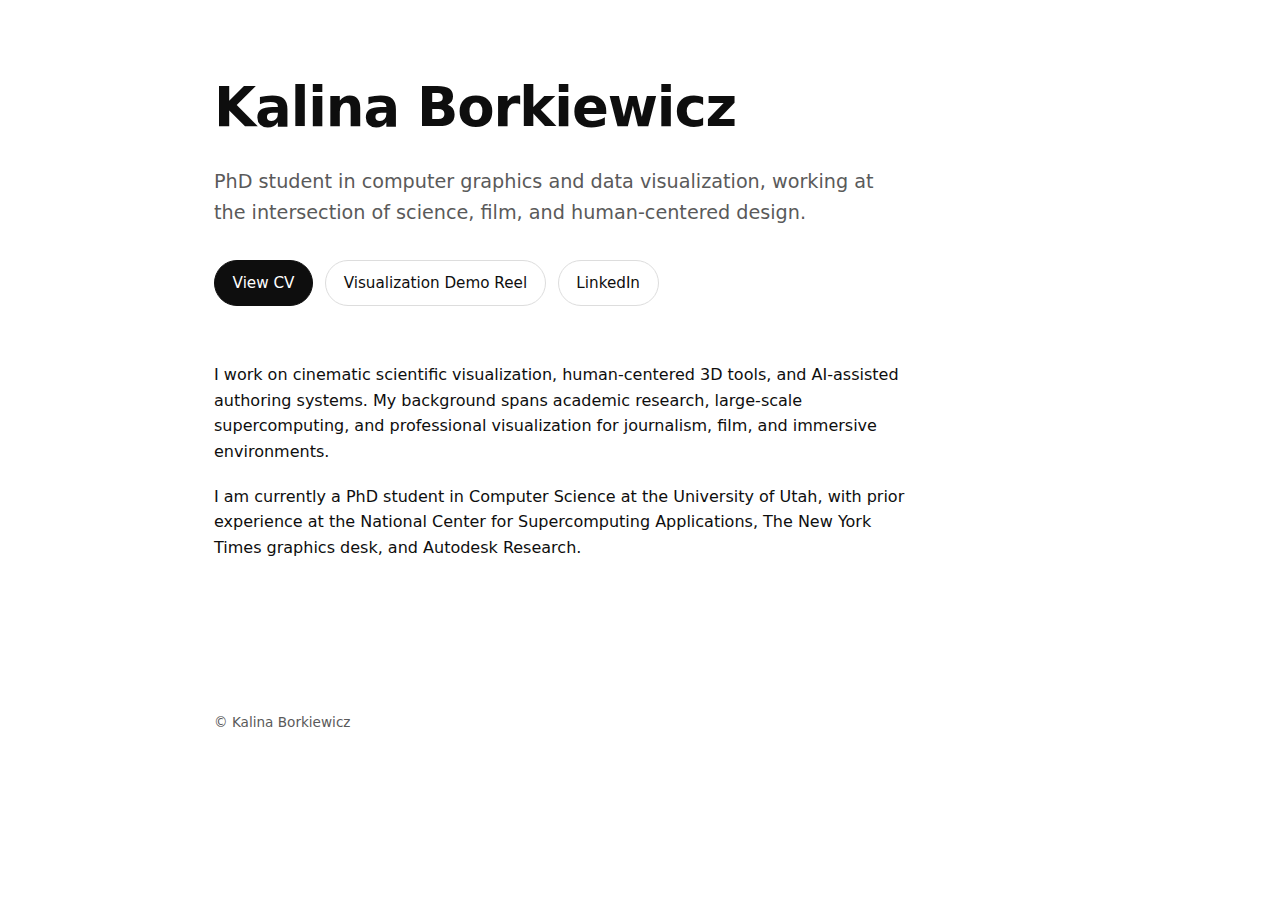
<file: index.html>
<!DOCTYPE html>
<html lang="en">
<head>
  <meta charset="utf-8" />
  <title>Kalina Borkiewicz</title>
  <meta name="viewport" content="width=device-width, initial-scale=1" />
  <link rel="stylesheet" href="css/home.css" />
</head>

<body>
  <main class="container">
    <header class="hero">
      <h1>Kalina Borkiewicz</h1>
      <p class="tagline">
        PhD student in computer graphics and data visualization,
        working at the intersection of science, film, and human-centered design.
      </p>

      <nav class="primary-actions">
        <a class="button primary" href="cv.html">View CV</a>
        <a class="button" href="https://www.youtube.com/watch?v=GPXBnbjrhlA">Visualization Demo Reel</a>
        <a class="button" href="https://www.linkedin.com/in/kalinaborkiewicz/" aria-label="LinkedIn">LinkedIn</a>
      </nav>
    </header>


    <section class="about">
      <p>
        I work on cinematic scientific visualization, human-centered 3D tools,
        and AI-assisted authoring systems. My background spans academic research,
        large-scale supercomputing, and professional visualization for journalism,
        film, and immersive environments.
      </p>

      <p>
        I am currently a PhD student in Computer Science at the University of Utah,
        with prior experience at the National Center for Supercomputing Applications,
        The New York Times graphics desk, and Autodesk Research.
      </p>
    </section>


  </main>

  <footer class="site-footer">
    <p>© Kalina Borkiewicz</p>
  </footer>
</body>
</html>
</file>
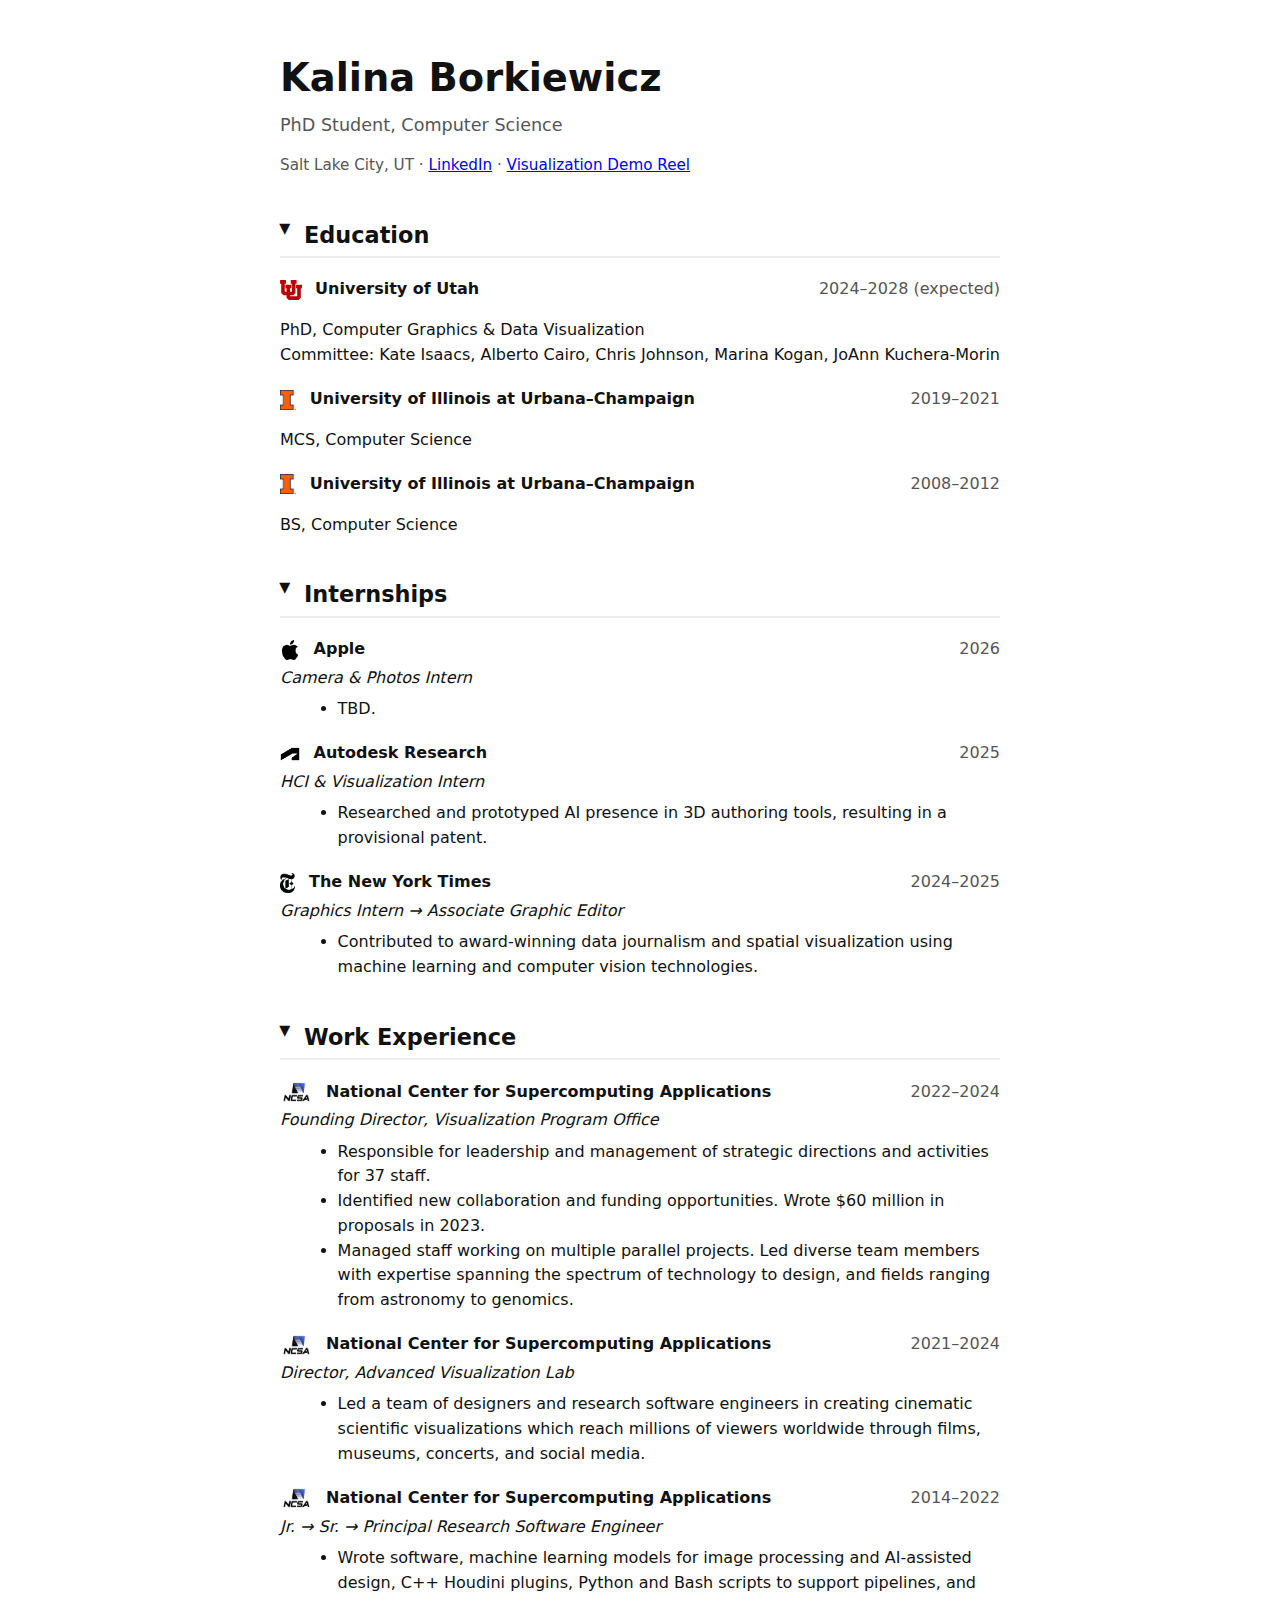
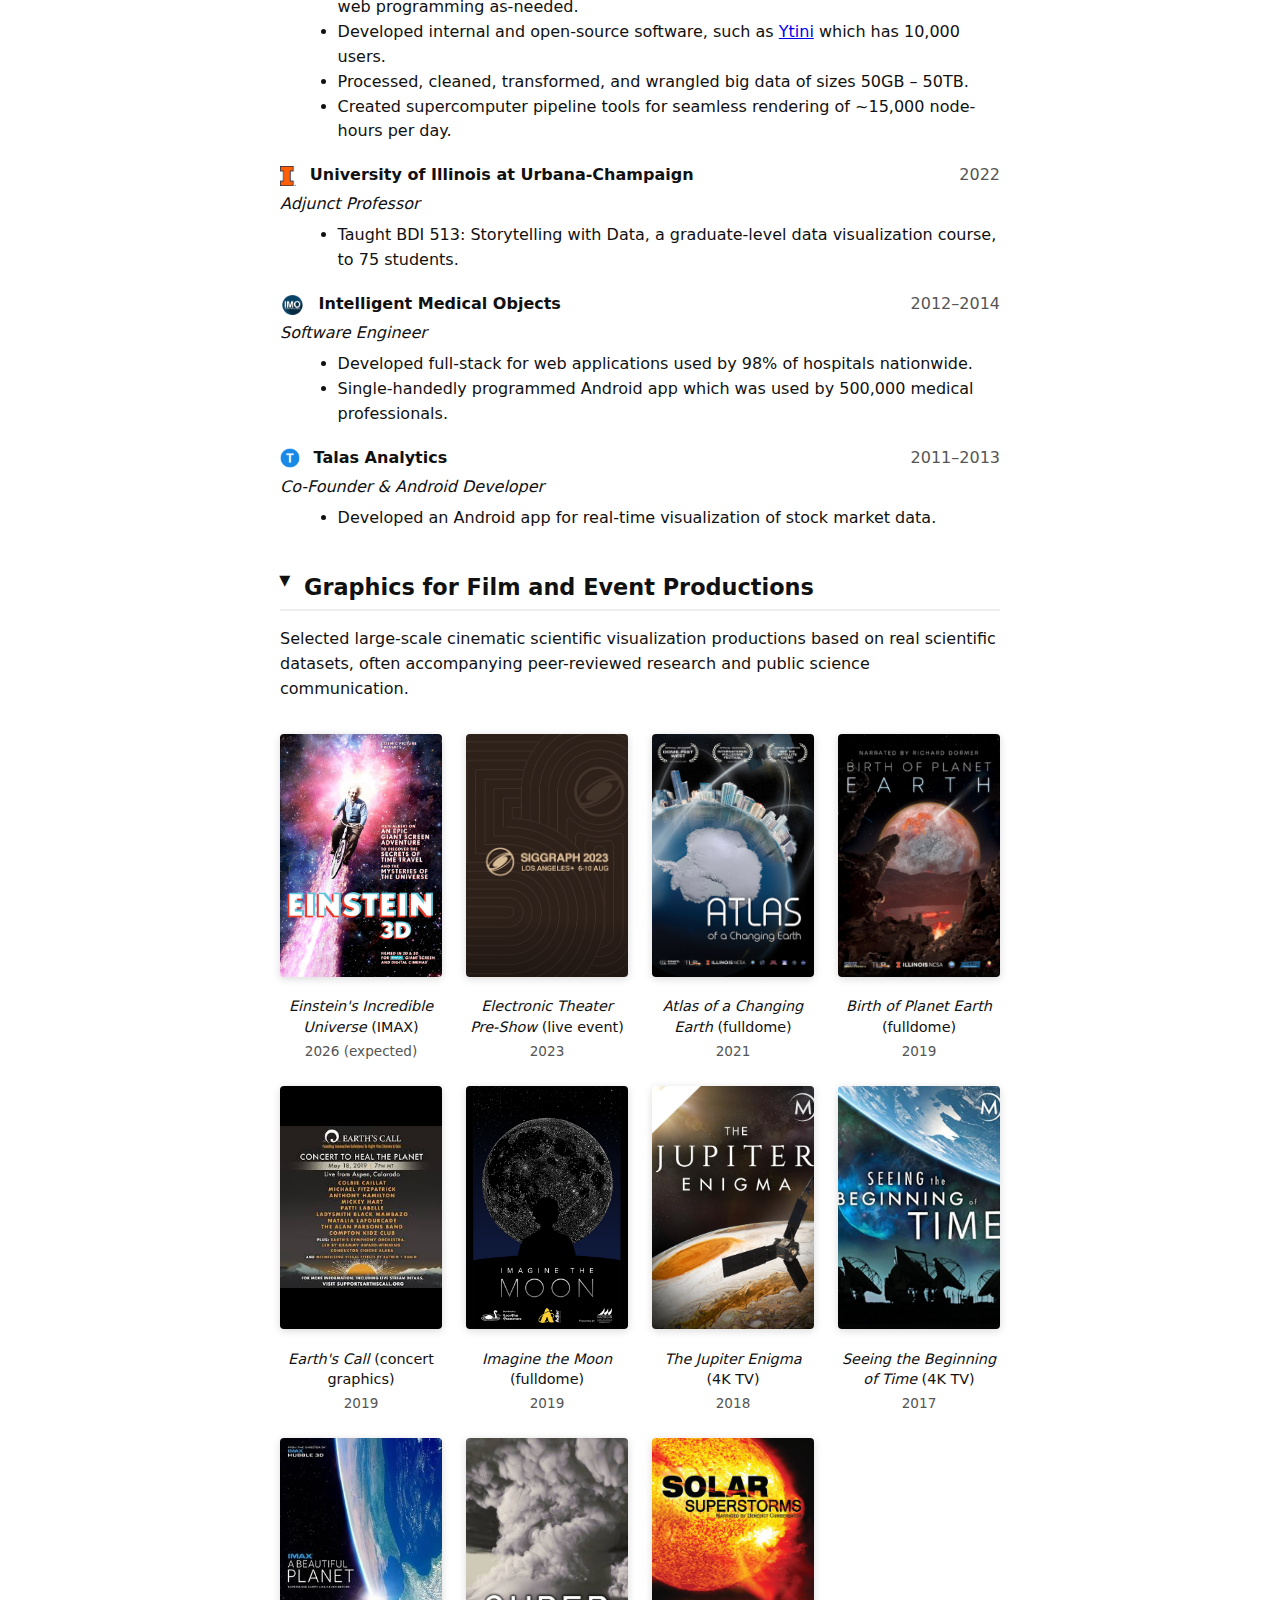
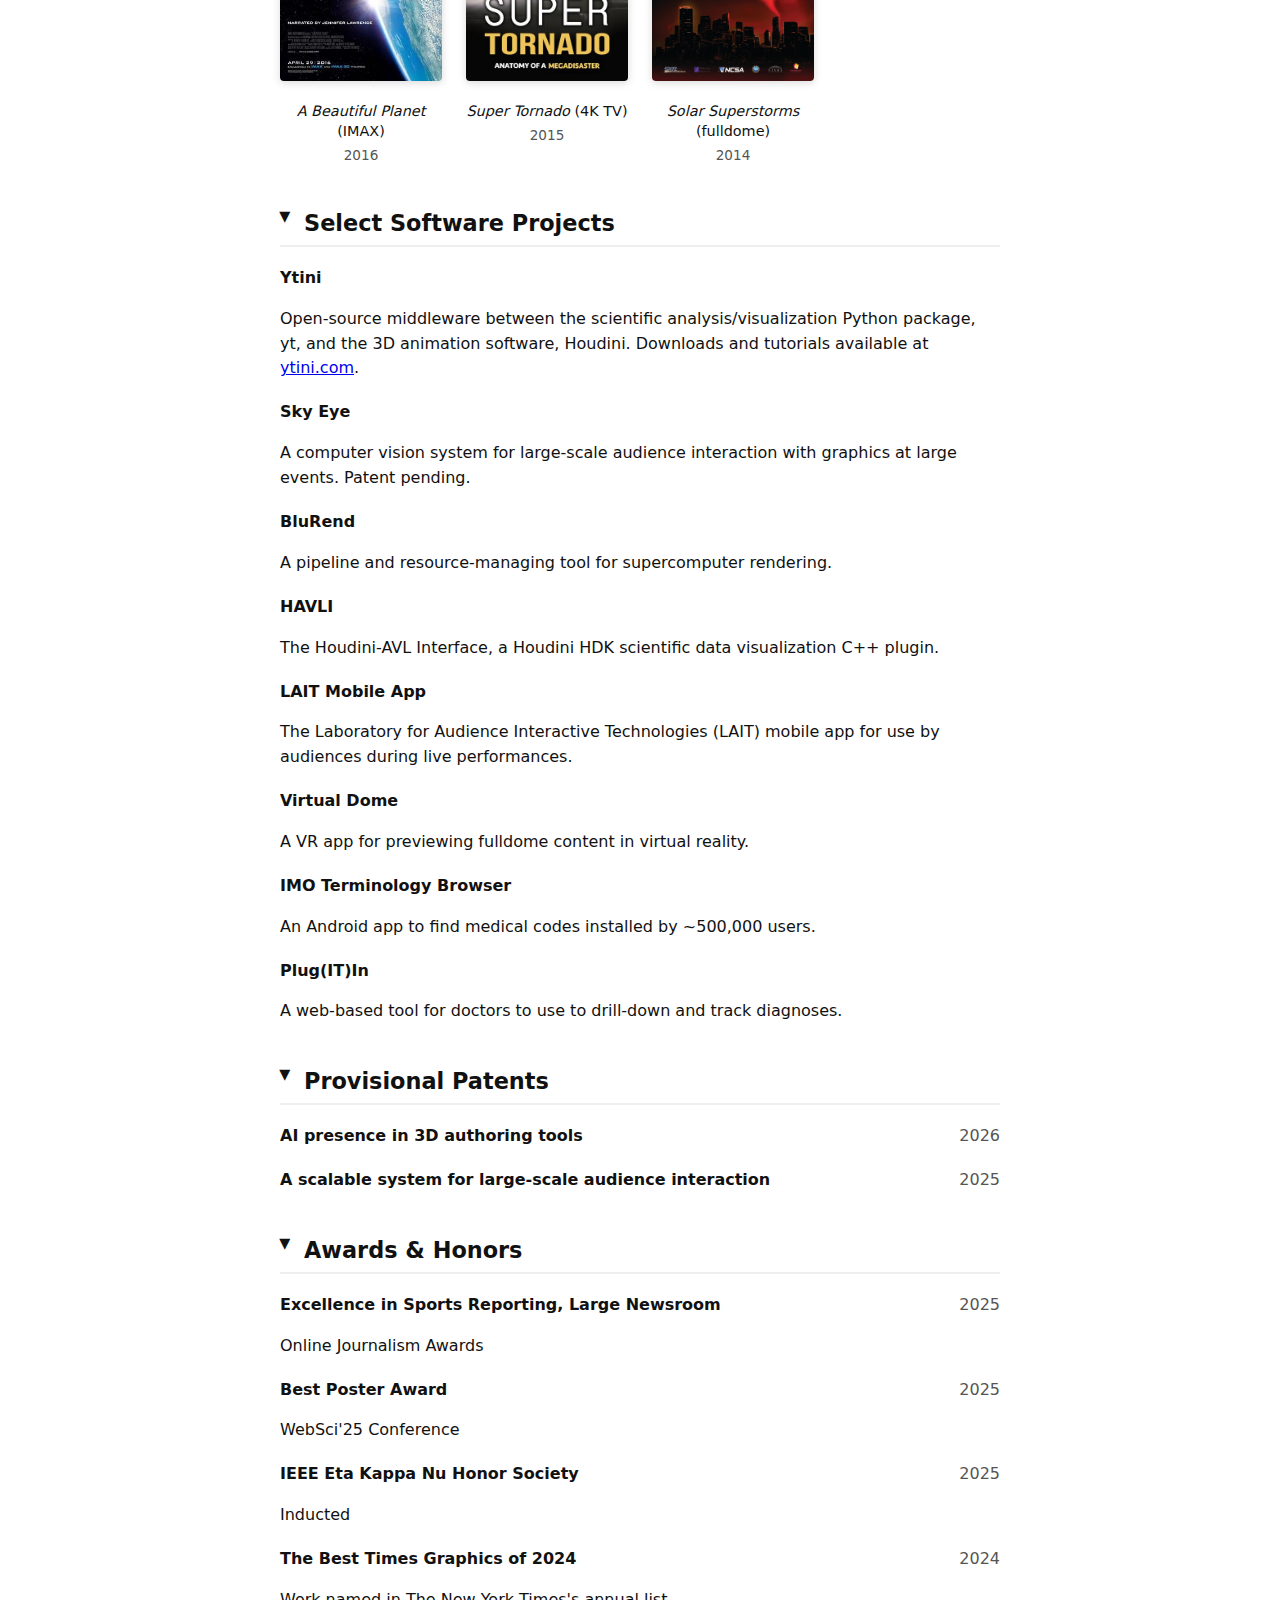
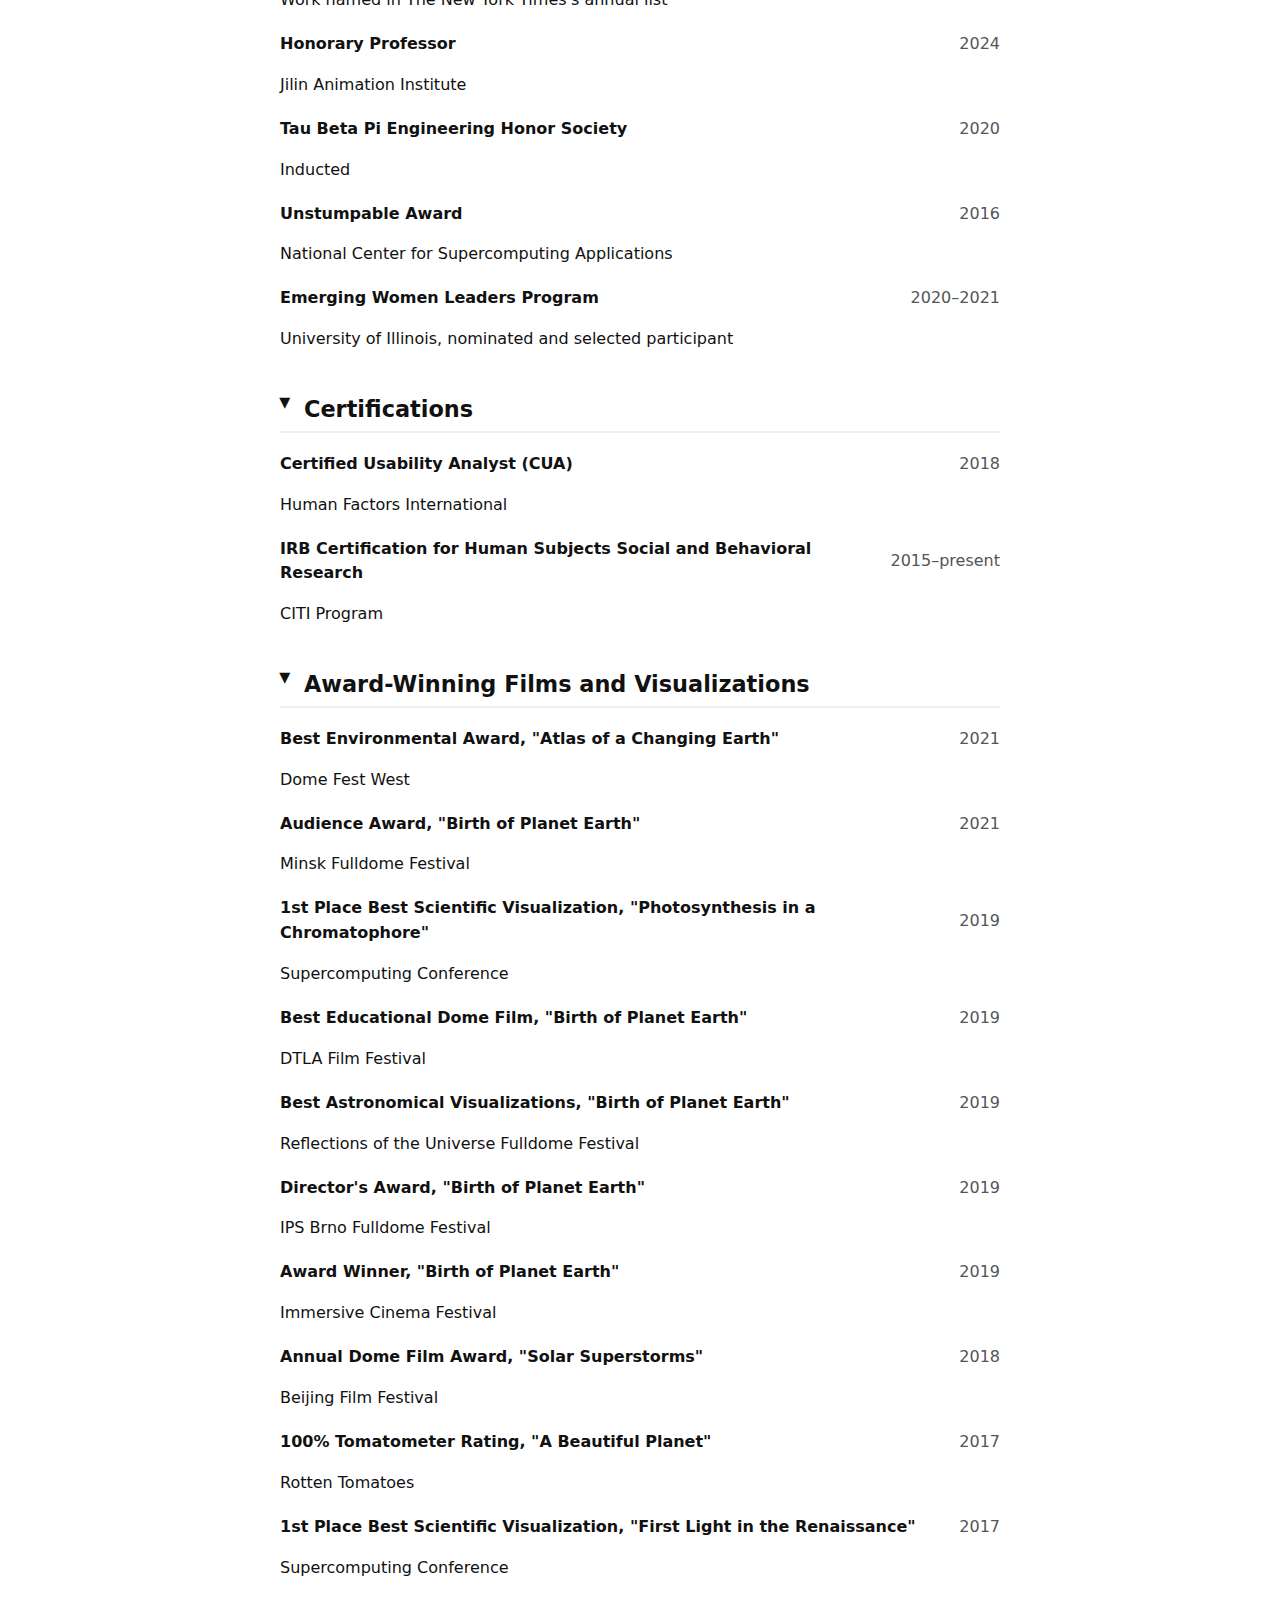
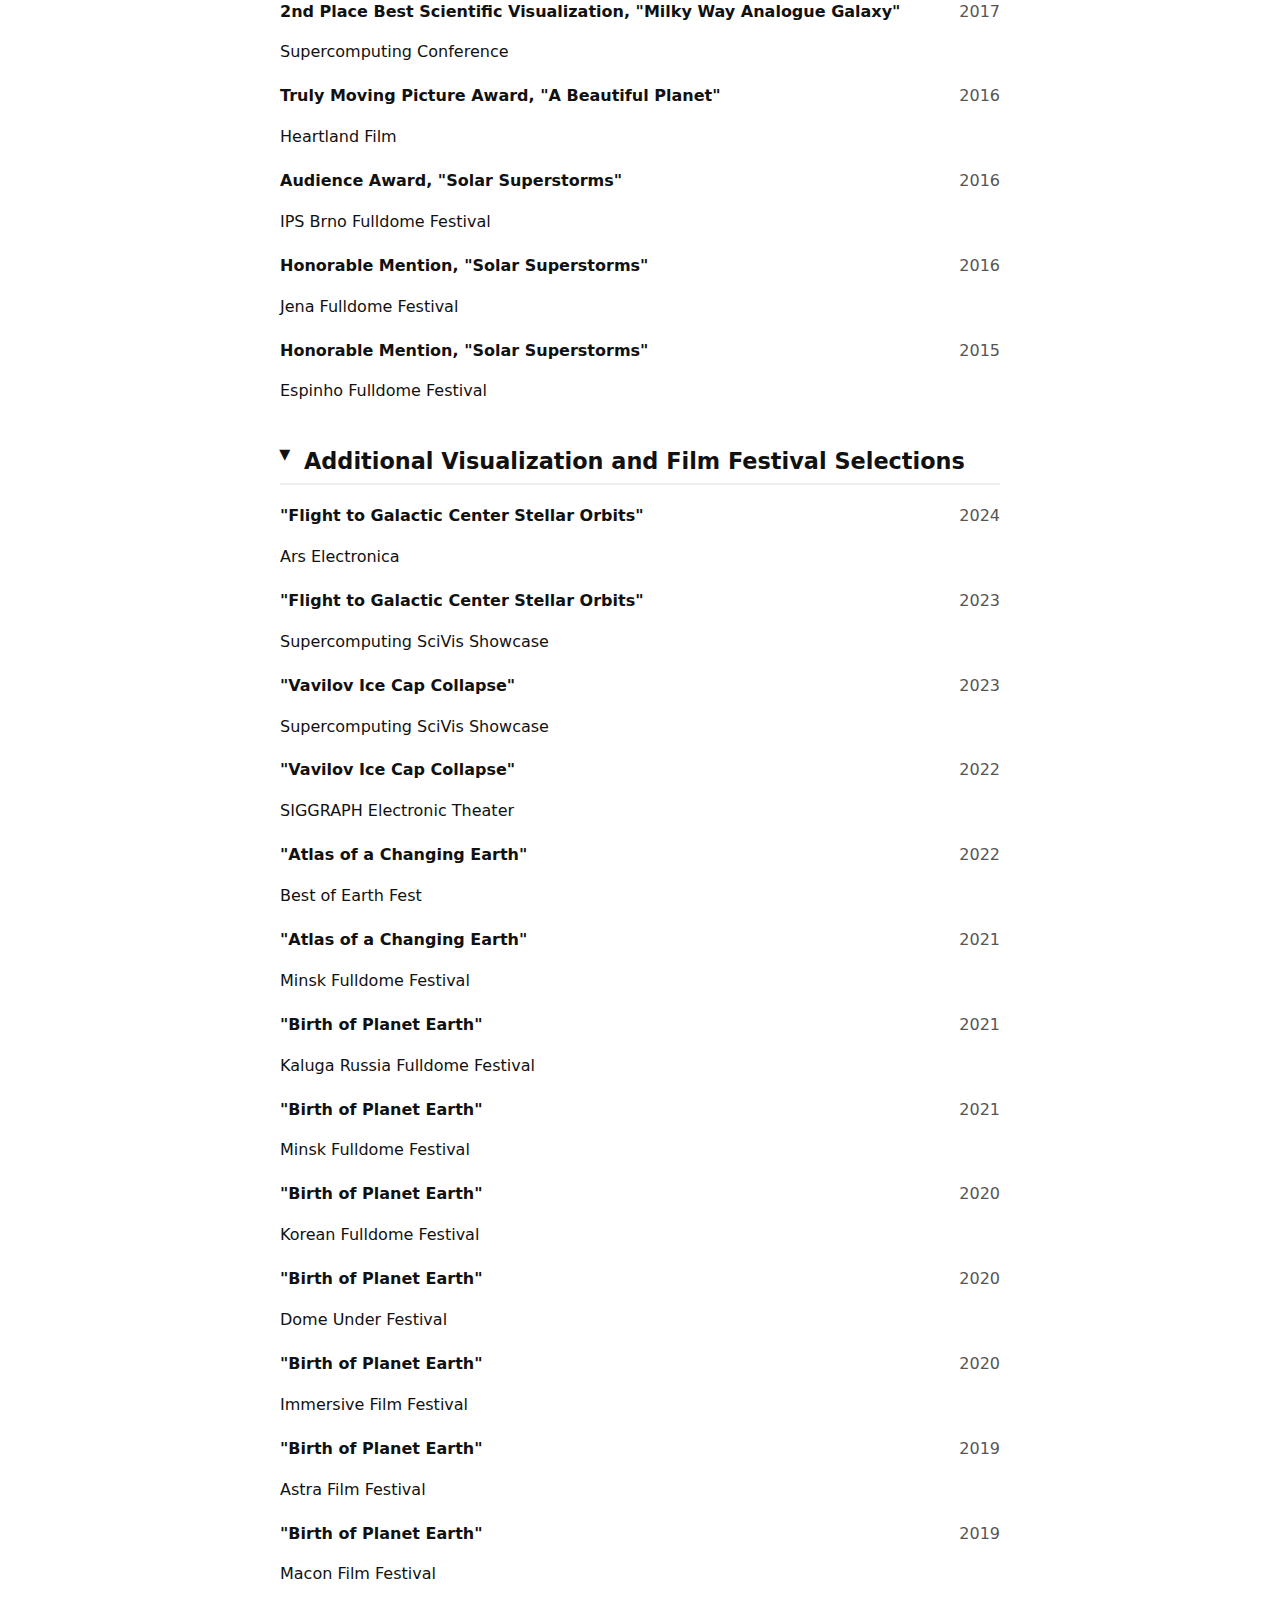
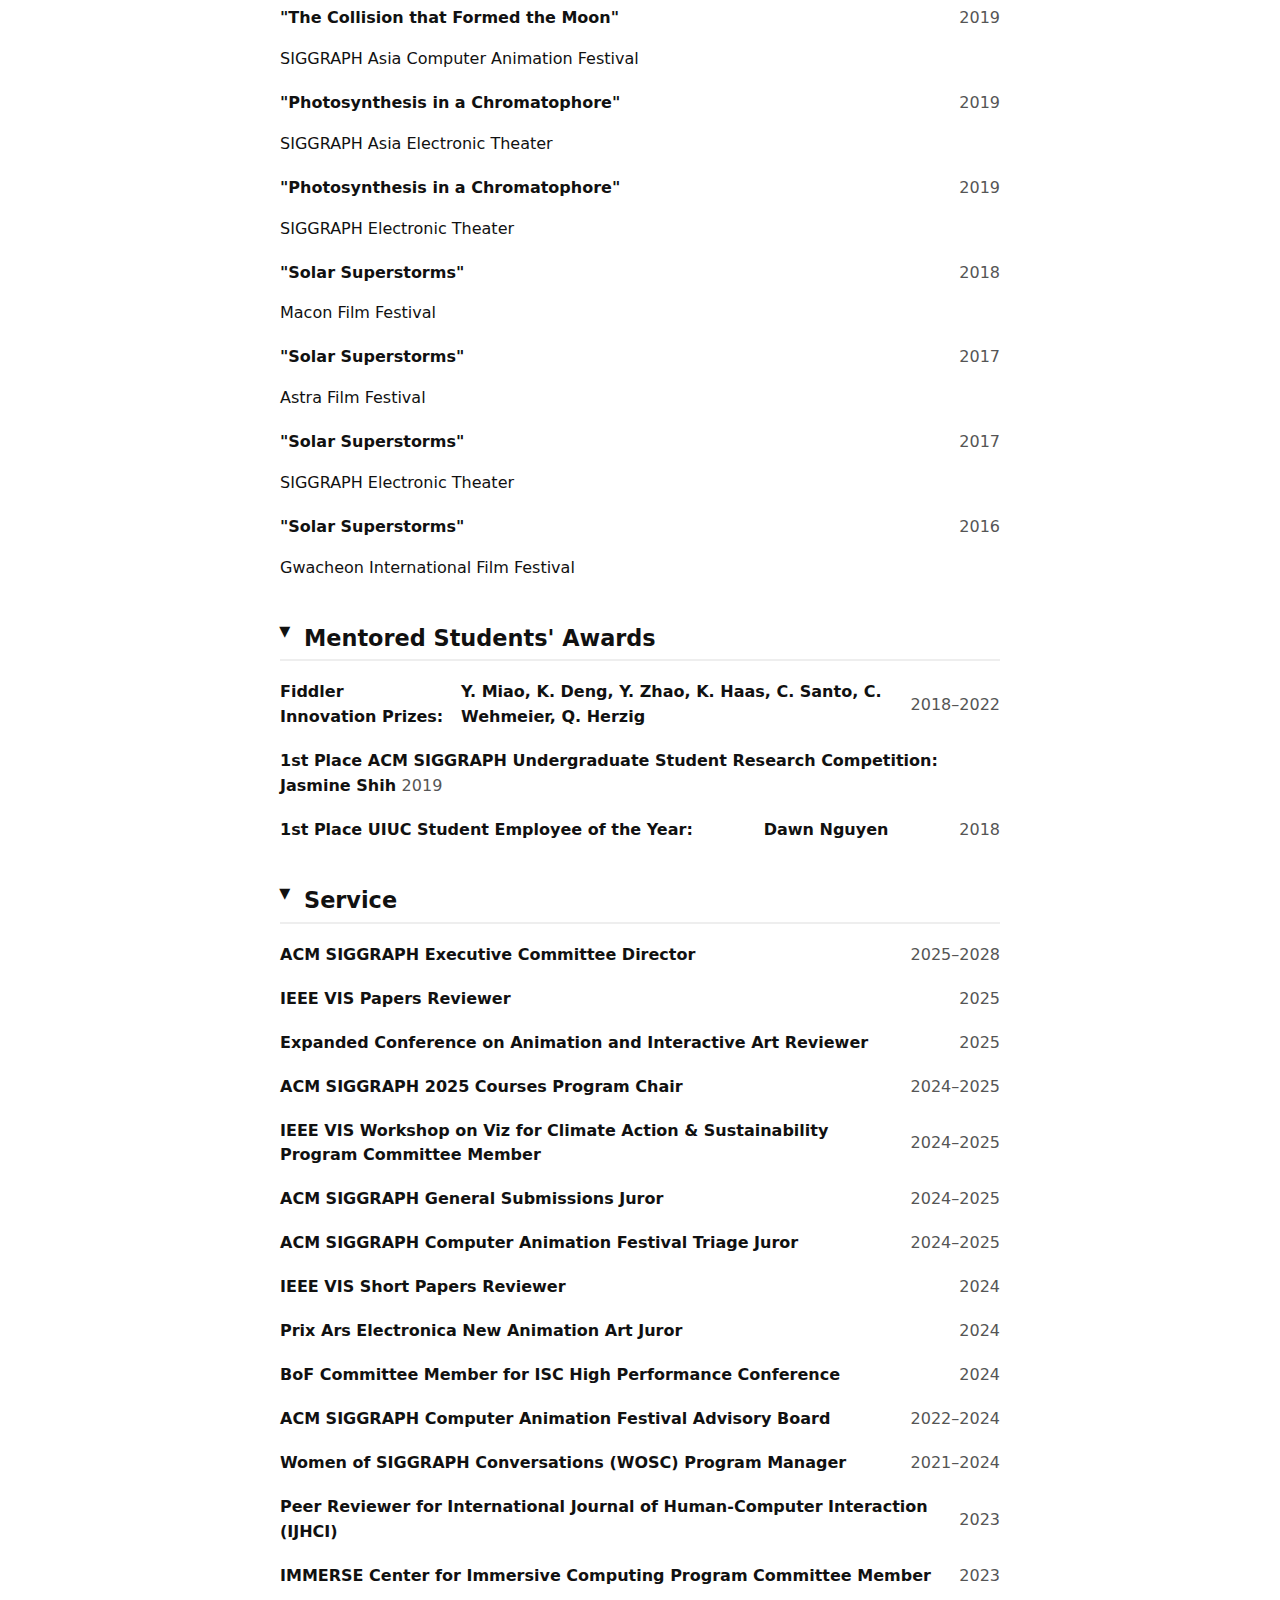
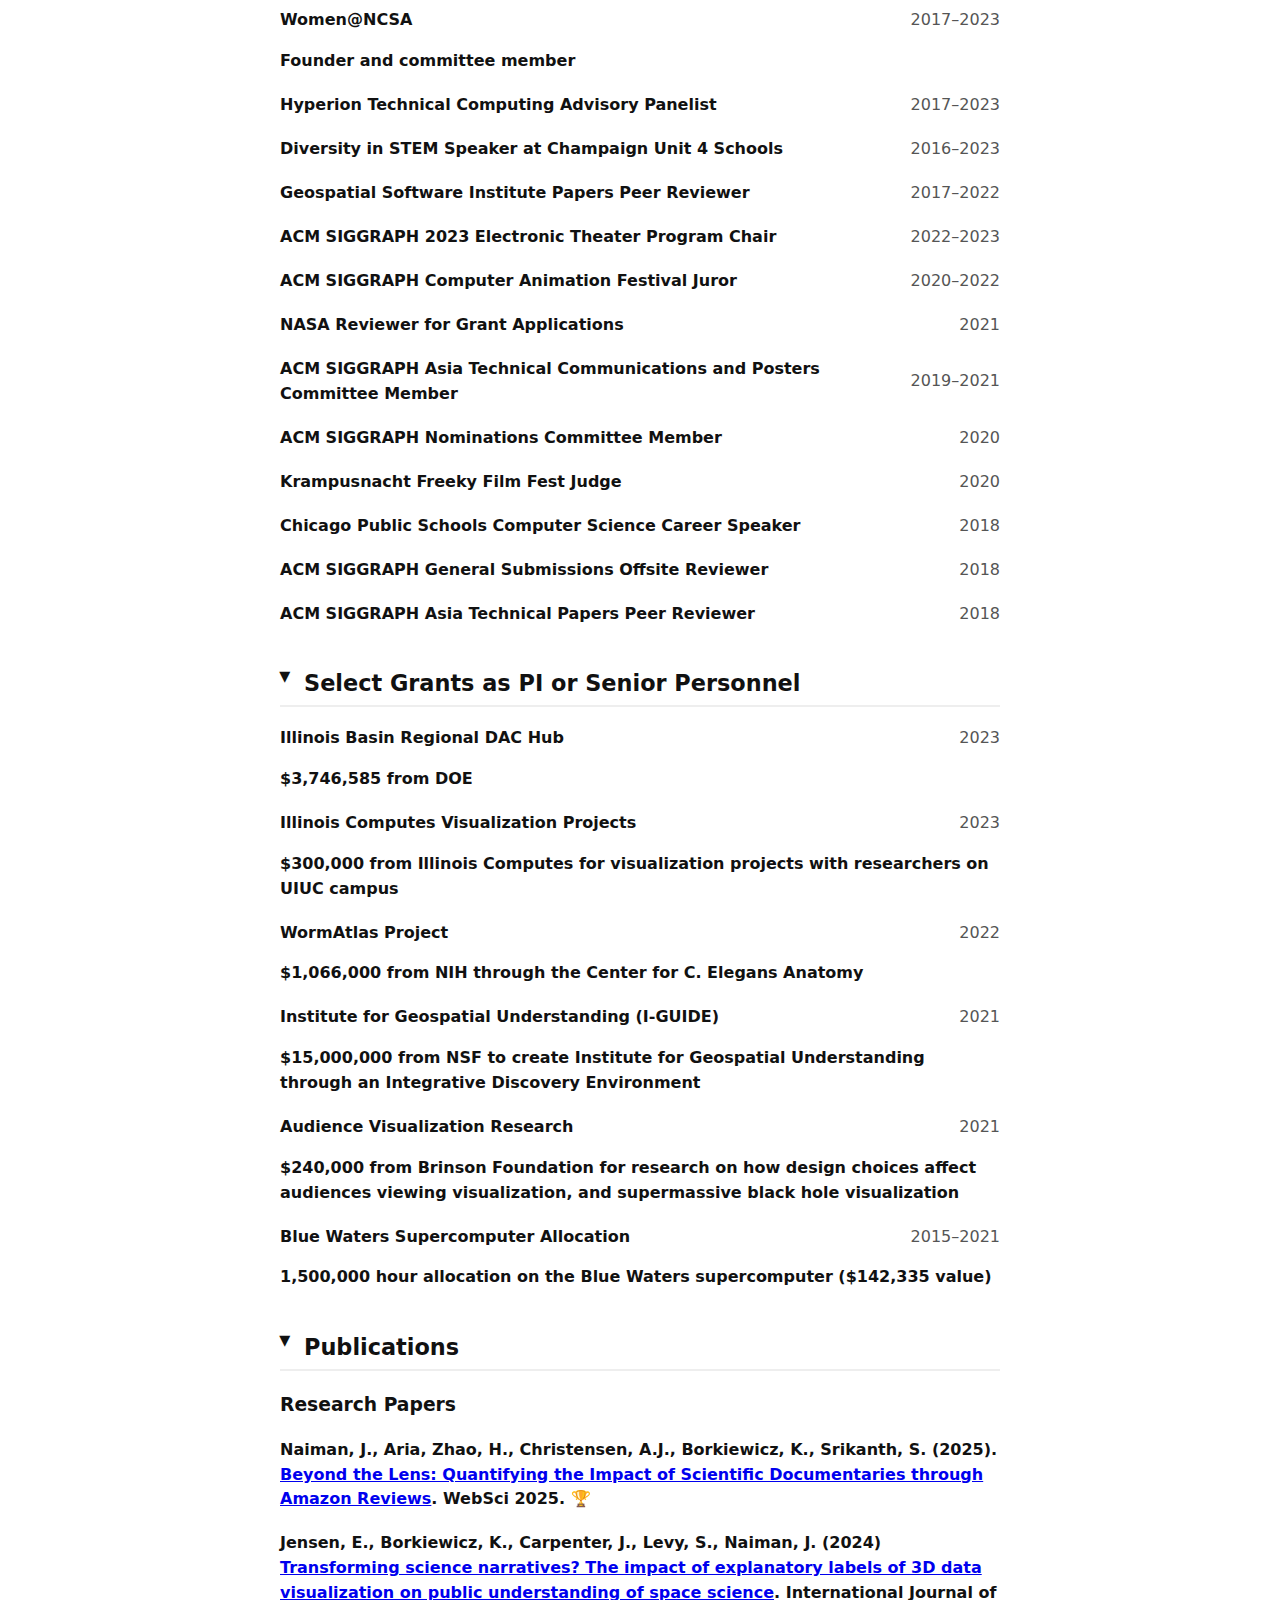
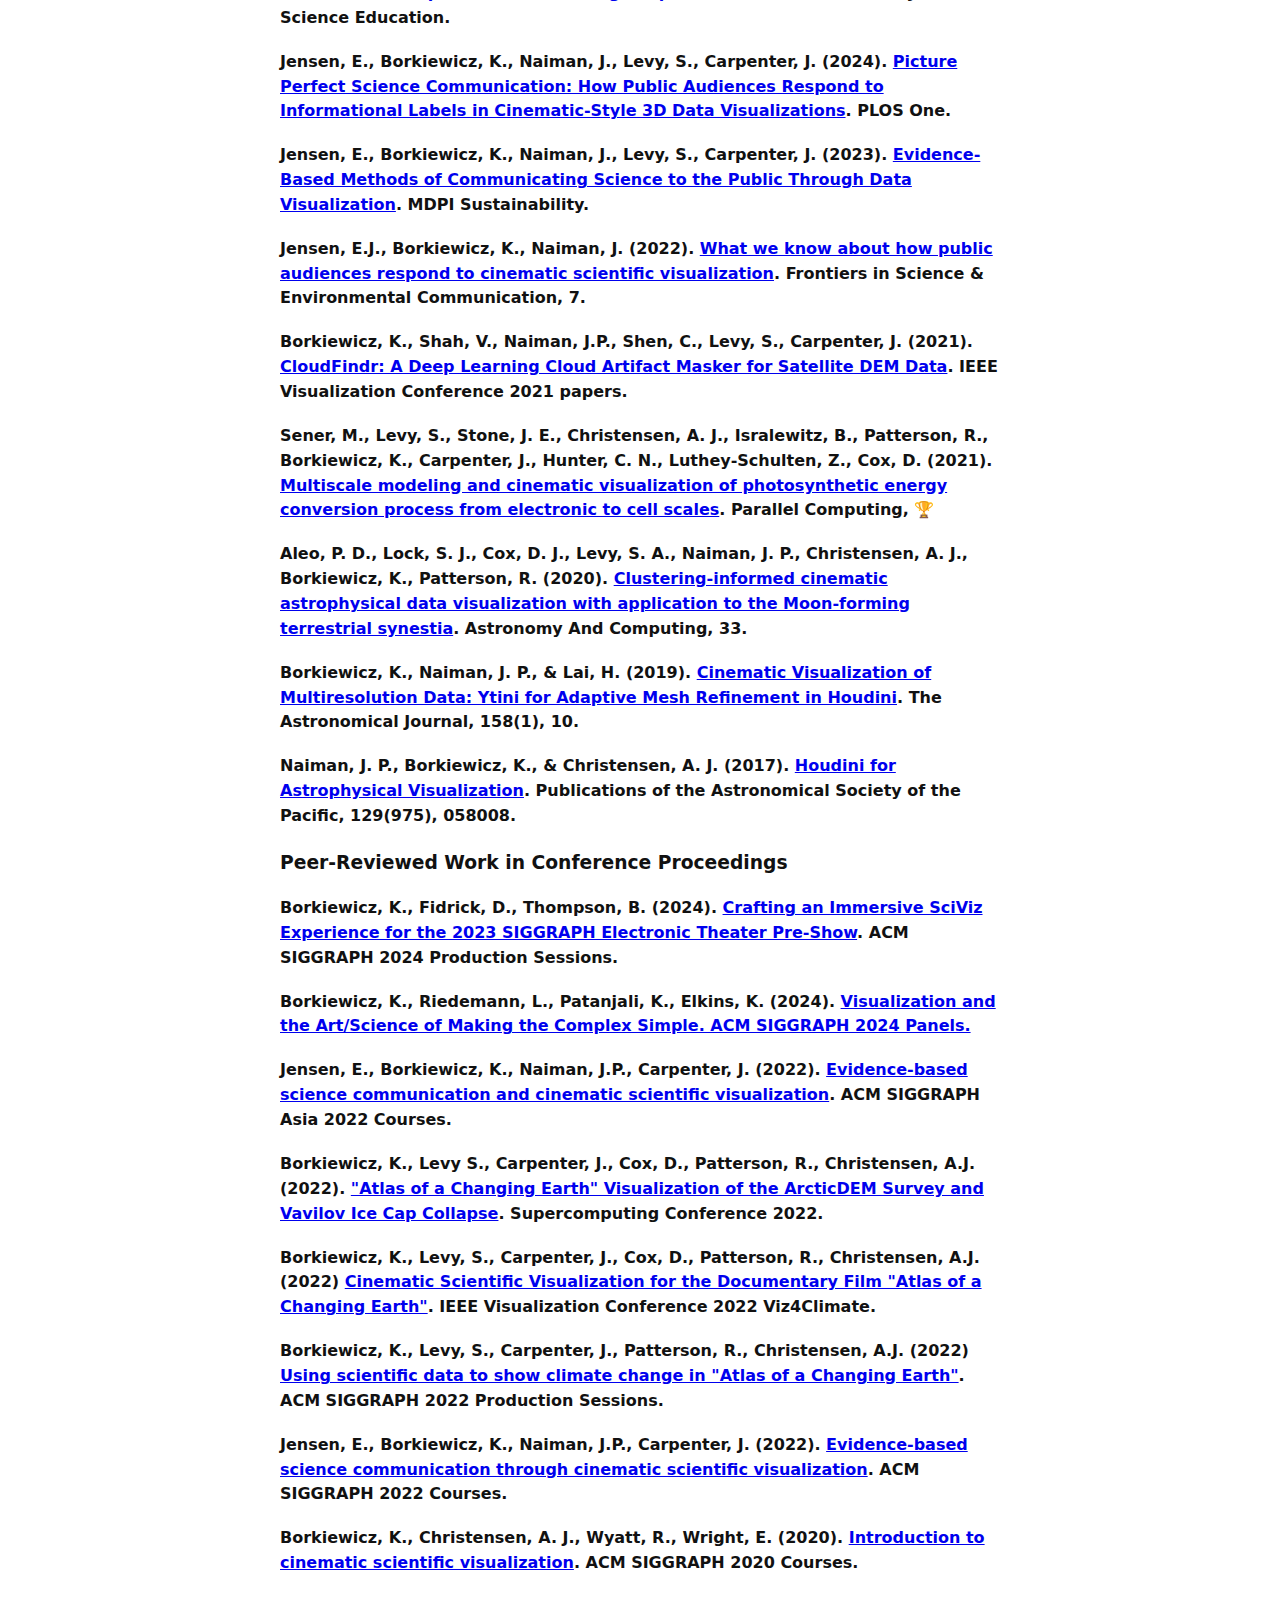
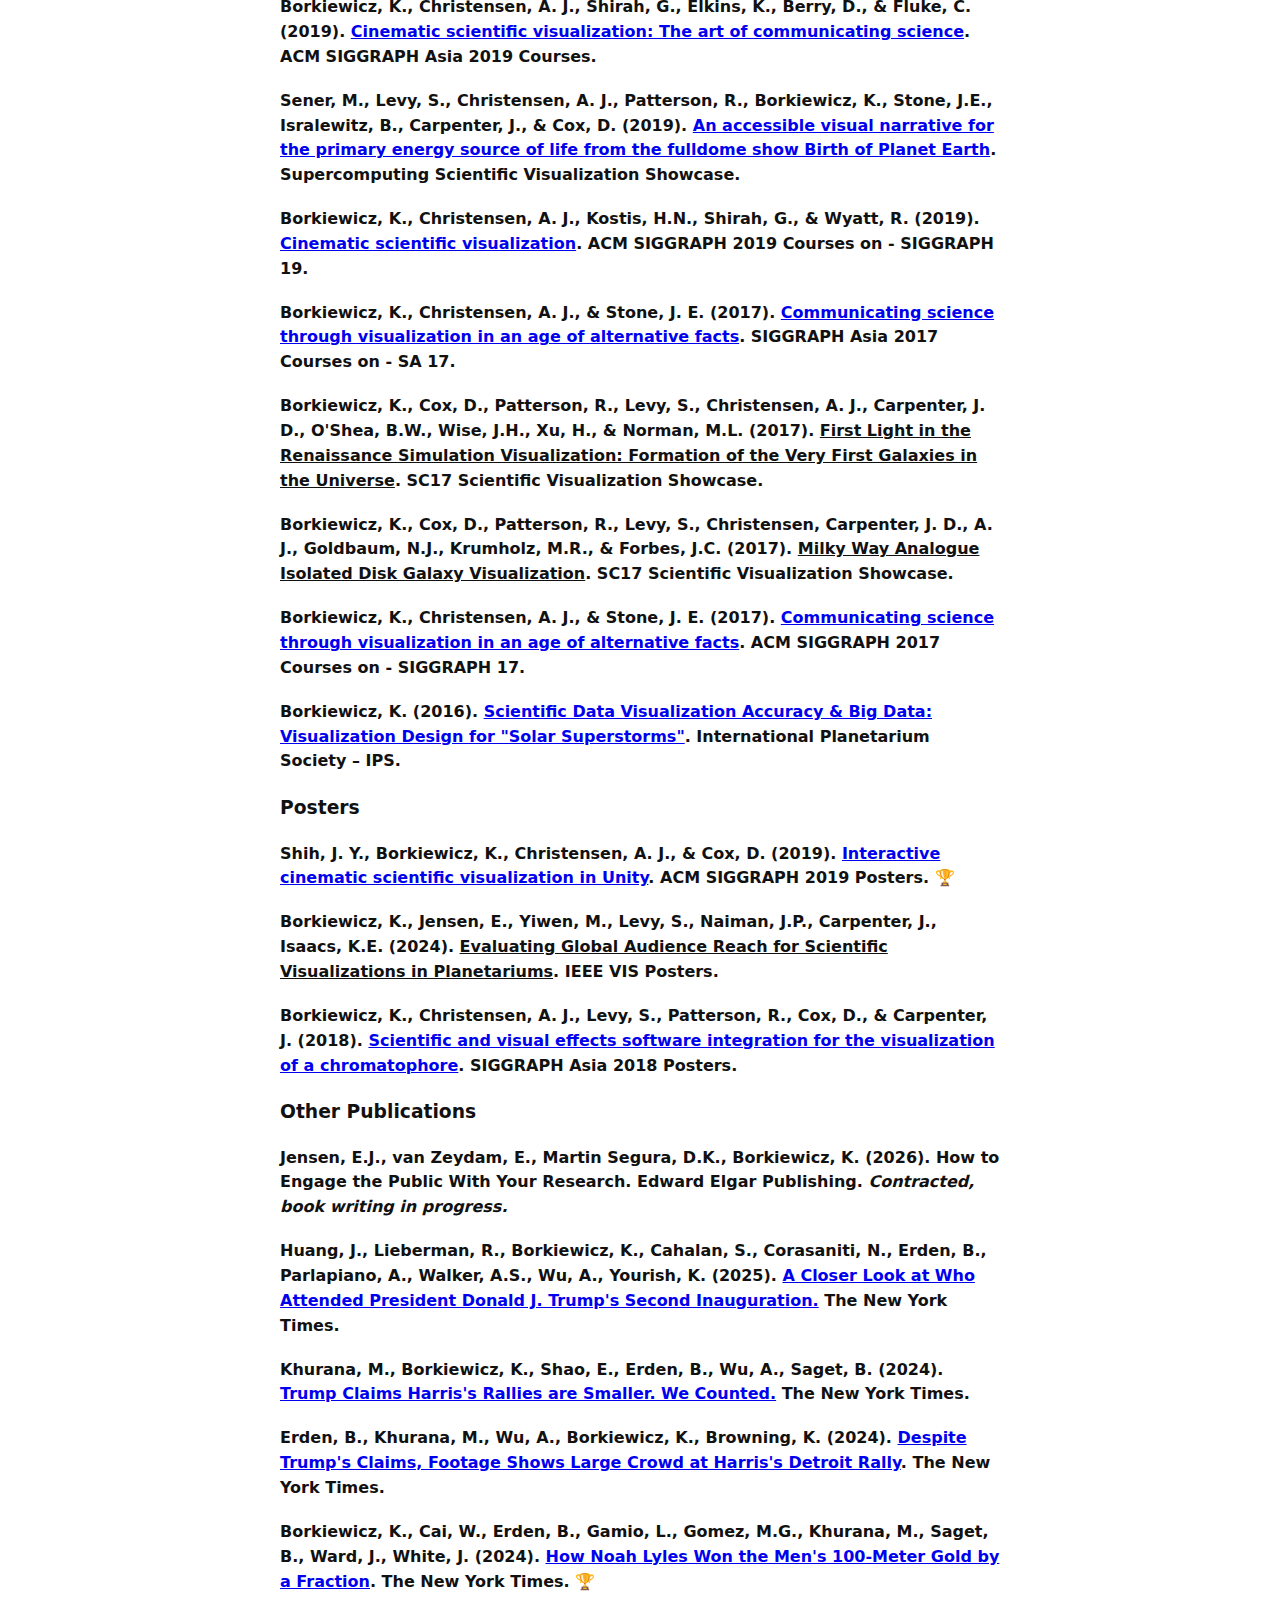
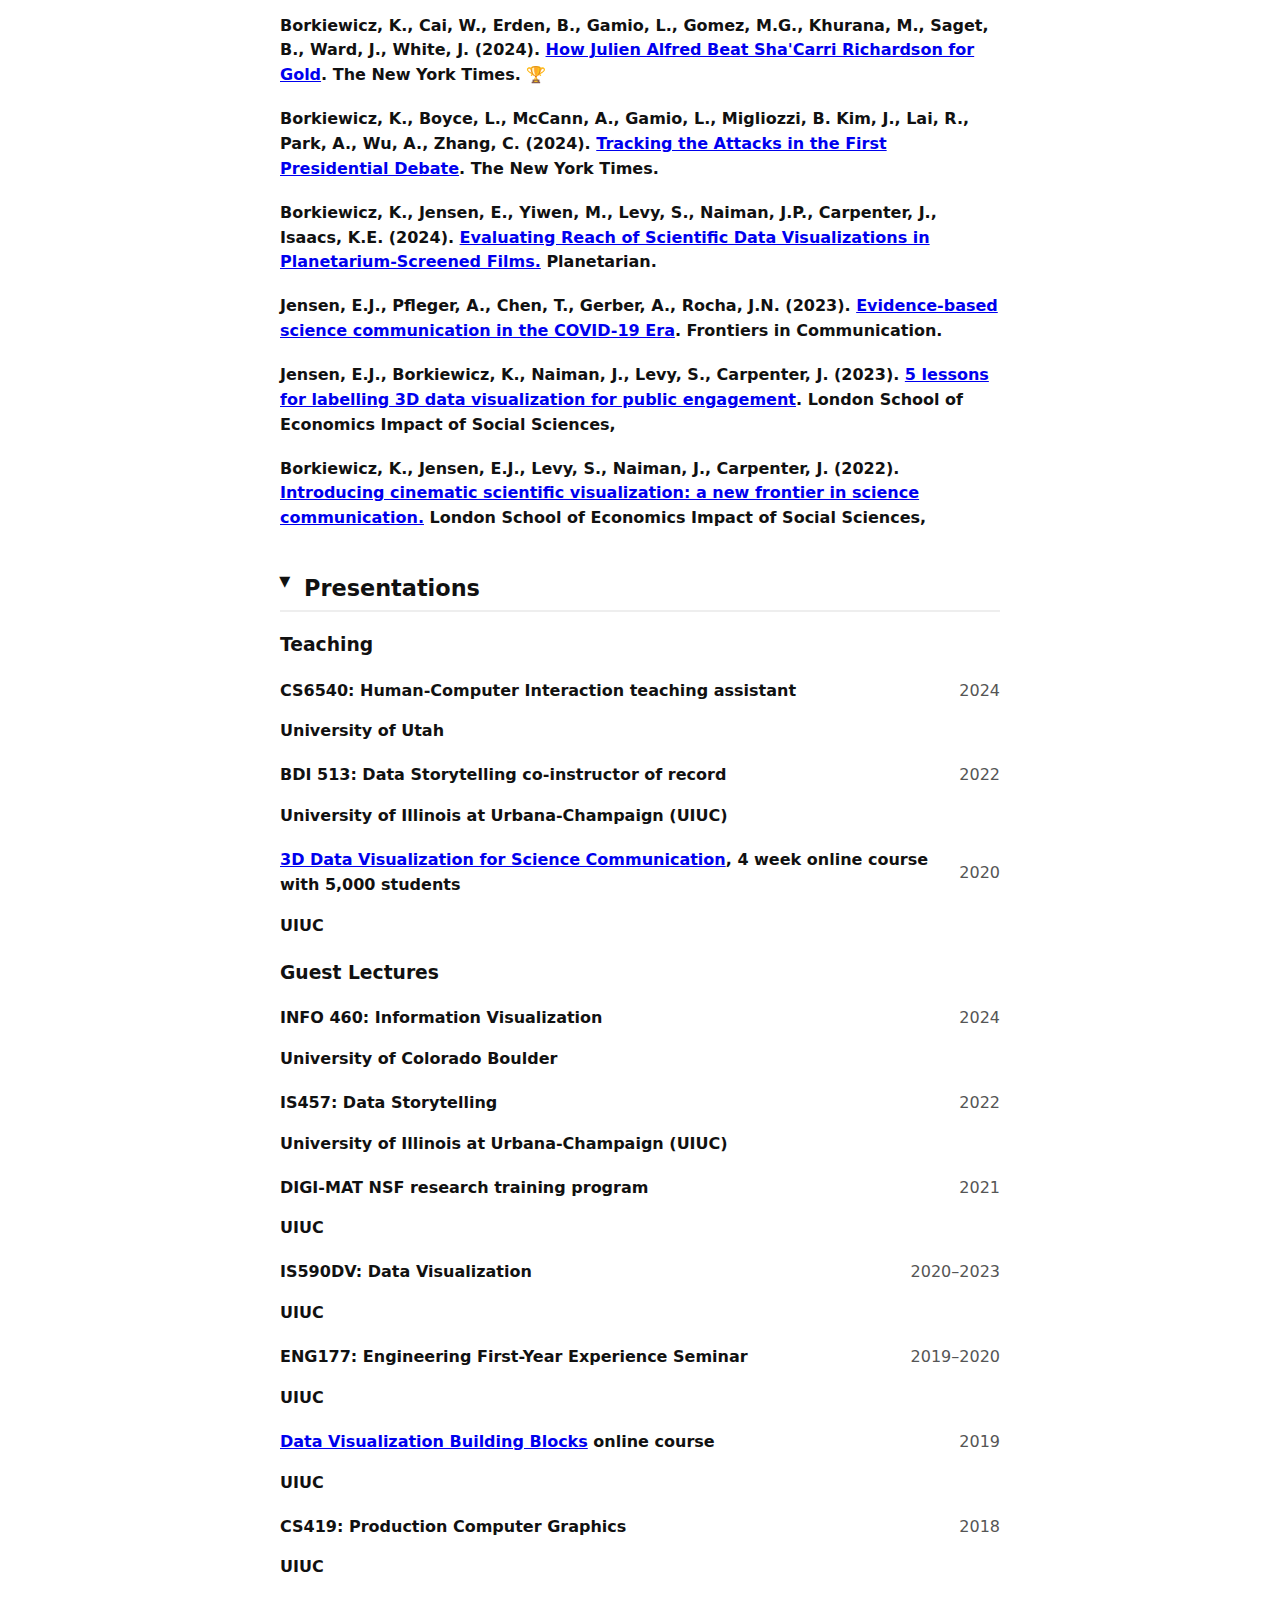
<file: cv.html>
<!DOCTYPE html>
<html lang="en">
<head>
  <meta charset="utf-8" />
  <title>CV – Kalina Borkiewicz</title>
  <meta name="viewport" content="width=device-width, initial-scale=1" />
  <link rel="stylesheet" href="css/cv.css" />
</head>

<body>
  <header class="site-header">
    <h1>Kalina Borkiewicz</h1>
    <p class="subtitle">PhD Student, Computer Science</p>
    <p class="meta">
      Salt Lake City, UT ·
      <a href="https://www.linkedin.com/in/kalinaborkiewicz/">LinkedIn</a> ·
      <a href="https://www.youtube.com/watch?v=GPXBnbjrhlA">Visualization Demo Reel</a>
    </p>
  </header>

  <main>
    <section>
      <h2>Education</h2>

      <div class="item">
        <div class="item-header">
          <span>
            <img src="img/utah_logo.svg" alt="University of Utah logo">
            <strong>University of Utah</strong>
          </span>
          <span class="date">2024–2028 (expected)</span>
        </div>
        <p>PhD, Computer Graphics & Data Visualization<br/>
        Committee: Kate Isaacs, Alberto Cairo, Chris Johnson, Marina Kogan, JoAnn Kuchera-Morin</p>
      </div>

      <div class="item">
        <div class="item-header">
          <span>
            <img src="img/uiuc_logo.png" alt="UIUC logo">
            <strong>University of Illinois at Urbana–Champaign</strong>
          </span>
          <span class="date">2019–2021</span>
        </div>
        <p>MCS, Computer Science</p>
      </div>

      <div class="item">
        <div class="item-header">
          <span>
            <img src="img/uiuc_logo.png" alt="UIUC logo">
            <strong>University of Illinois at Urbana–Champaign</strong>
          </span>
          <span class="date">2008–2012</span>
        </div>
        <p>BS, Computer Science</p>
      </div>
    </section>

    <section>
      <h2>Internships</h2>

      <div class="item">
        <div class="item-header">
          <span>
            <img src="img/apple_logo.png" alt="Apple logo">
            <strong>Apple</strong>
          </span>
          <span class="date">2026</span>
        </div>
        <p class="role">Camera & Photos Intern</p>
        <ul>
          <li>TBD.</li>
        </ul>
      </div>

      <div class="item">
        <div class="item-header">
          <span>
            <img src="img/autodesk_logo.png" alt="Autodesk logo">
            <strong>Autodesk Research</strong>
          </span>
          <span class="date">2025</span>
        </div>
        <p class="role">HCI & Visualization Intern</p>
        <ul>
          <li>Researched and prototyped AI presence in 3D authoring tools, resulting in a provisional patent.</li>
        </ul>
      </div>

      <div class="item">
        <div class="item-header">
          <span>
            <img src="img/nyt_logo.png" alt="NYT logo">
            <strong>The New York Times</strong>
          </span>
          <span class="date">2024–2025</span>
        </div>
        <p class="role">Graphics Intern → Associate Graphic Editor</p>
        <ul>
          <li>Contributed to award-winning data journalism and spatial visualization using machine learning and computer vision technologies.</li>
        </ul>
      </div>
    </section>

    <section>
      <h2>Work Experience</h2>

      <div class="item">
        <div class="item-header">
          <span>
            <img src="img/ncsa_logo.gif" alt="NCSA logo">
            <strong>National Center for Supercomputing Applications</strong>
          </span>
          <span class="date">2022–2024</span>
        </div>
        <p class="role">Founding Director, Visualization Program Office</p>
        <ul>
          <li>Responsible for leadership and management of strategic directions and activities for 37 staff.</li>
          <li>Identified new collaboration and funding opportunities. Wrote $60 million in proposals in 2023.</li>
          <li>Managed staff working on multiple parallel projects. Led diverse team members with expertise spanning the spectrum of technology to design, and fields ranging from astronomy to genomics.</li>
        </ul>
      </div>

      <div class="item">
        <div class="item-header">
          <span>
            <img src="img/ncsa_logo.gif" alt="NCSA logo">
            <strong>National Center for Supercomputing Applications</strong>
          </span>
          <span class="date">2021–2024</span>
        </div>
        <p class="role">Director, Advanced Visualization Lab</p>
        <ul>
          <li>Led a team of designers and research software engineers in creating cinematic scientific visualizations which reach millions of viewers worldwide through films, museums, concerts, and social media.</li>
        </ul>
      </div>

      <div class="item">
        <div class="item-header">
          <span>
            <img src="img/ncsa_logo.gif" alt="NCSA logo">
            <strong>National Center for Supercomputing Applications</strong>
          </span>
          <span class="date">2014–2022</span>
        </div>
        <p class="role">Jr. → Sr. → Principal Research Software Engineer</p>
        <ul>
          <li>Wrote software, machine learning models for image processing and AI-assisted design, C++ Houdini plugins, Python and Bash scripts to support pipelines, and web programming as-needed.</li>
          <li>Developed internal and open-source software, such as <a href="http://ytini.com/">Ytini</a> which has 10,000 users.</li>
          <li>Processed, cleaned, transformed, and wrangled big data of sizes 50GB – 50TB.</li>
          <li>Created supercomputer pipeline tools for seamless rendering of ~15,000 node-hours per day.</li>
        </ul>
      </div>

      <div class="item">
        <div class="item-header">
          <span>
            <img src="img/uiuc_logo.png" alt="UIUC logo">
            <strong>University of Illinois at Urbana-Champaign</strong>
          </span>
          <span class="date">2022</span>
        </div>
        <p class="role">Adjunct Professor</p>
        <ul>
          <li>Taught BDI 513: Storytelling with Data, a graduate-level data visualization course, to 75 students.</li>
        </ul>
      </div>

      <div class="item">
        <div class="item-header">
          <span>
            <img src="img/imo_logo.png" alt="IMO logo">
            <strong>Intelligent Medical Objects</strong>
          </span>
          <span class="date">2012–2014</span>
        </div>
        <p class="role">Software Engineer</p>
        <ul>
          <li>Developed full-stack for web applications used by 98% of hospitals nationwide.</li>
          <li>Single-handedly programmed Android app which was used by 500,000 medical professionals.</li>
        </ul>
      </div>

      <div class="item">
        <div class="item-header">
          <span>
            <img src="img/talas_logo.png" alt="Talas logo">
            <strong>Talas Analytics</strong>
          </span>
          <span class="date">2011–2013</span>
        </div>
        <p class="role">Co-Founder & Android Developer</p>
        <ul>
          <li>Developed an Android app for real-time visualization of stock market data.</li>
        </ul>
      </div>
    </section>

    <section>
      <h2>Graphics for Film and Event Productions</h2>
      <p>Selected large-scale cinematic scientific visualization productions based on real scientific datasets, often accompanying peer-reviewed research and public science communication.</p>

      <div class="poster-grid">
        <div class="poster-item">
          <img src="img/einstein_poster.jpg" alt="Einstein's Incredible Universe poster">
          <div class="poster-title"><em>Einstein's Incredible Universe</em> (IMAX)</div>
          <div class="poster-date">2026 (expected)</div>
        </div>

        <div class="poster-item">
          <img src="img/s23_poster.png" alt="Electronic Theater Pre-Show poster">
          <div class="poster-title"><em>Electronic Theater Pre-Show</em> (live event)</div>
          <div class="poster-date">2023</div>
        </div>

        <div class="poster-item">
          <img src="img/ACE_poster.jpg" alt="Atlas of a Changing Earth poster">
          <div class="poster-title"><em>Atlas of a Changing Earth</em> (fulldome)</div>
          <div class="poster-date">2021</div>
        </div>

        <div class="poster-item">
          <img src="img/bope_poster.jpg" alt="Birth of Planet Earth poster">
          <div class="poster-title"><em>Birth of Planet Earth</em> (fulldome)</div>
          <div class="poster-date">2019</div>
        </div>

        <div class="poster-item">
          <img src="img/earthscall_poster.png" alt="Earth's Call poster" style="object-fit: contain; background-color: black;">
          <div class="poster-title"><em>Earth's Call</em> (concert graphics)</div>
          <div class="poster-date">2019</div>
        </div>

        <div class="poster-item">
          <img src="img/adler_poster.jpg" alt="Imagine the Moon poster">
          <div class="poster-title"><em>Imagine the Moon</em> (fulldome)</div>
          <div class="poster-date">2019</div>
        </div>

        <div class="poster-item">
          <img src="img/jupiter_poster.jpg" alt="The Jupiter Enigma poster">
          <div class="poster-title"><em>The Jupiter Enigma</em> (4K TV)</div>
          <div class="poster-date">2018</div>
        </div>

        <div class="poster-item">
          <img src="img/deslsst_poster.jpg" alt="Seeing the Beginning of Time poster">
          <div class="poster-title"><em>Seeing the Beginning of Time</em> (4K TV)</div>
          <div class="poster-date">2017</div>
        </div>

        <div class="poster-item">
          <img src="img/abp_poster.jpg" alt="A Beautiful Planet poster">
          <div class="poster-title"><em>A Beautiful Planet</em> (IMAX)</div>
          <div class="poster-date">2016</div>
        </div>

        <div class="poster-item">
          <img src="img/supertornado_poster.jpg" alt="Super Tornado poster">
          <div class="poster-title"><em>Super Tornado</em> (4K TV)</div>
          <div class="poster-date">2015</div>
        </div>

        <div class="poster-item">
          <img src="img/solarsuperstorms_poster.jpg" alt="Solar Superstorms poster">
          <div class="poster-title"><em>Solar Superstorms</em> (fulldome)</div>
          <div class="poster-date">2014</div>
        </div>
      </div>
    </section>

    <section>
      <h2>Select Software Projects</h2>

      <div class="item">
        <div class="item-header">
          <strong>Ytini</strong>
        </div>
        <p>Open-source middleware between the scientific analysis/visualization Python package, yt, and the 3D animation software, Houdini. Downloads and tutorials available at <a href="http://www.ytini.com/">ytini.com</a>.</p>
      </div>

      <div class="item">
        <div class="item-header">
          <strong>Sky Eye</strong>
        </div>
        <p>A computer vision system for large-scale audience interaction with graphics at large events. Patent pending.</p>
      </div>

      <div class="item">
        <div class="item-header">
          <strong>BluRend</strong>
        </div>
        <p>A pipeline and resource-managing tool for supercomputer rendering.</p>
      </div>

      <div class="item">
        <div class="item-header">
          <strong>HAVLI</strong>
        </div>
        <p>The Houdini-AVL Interface, a Houdini HDK scientific data visualization C++ plugin.</p>
      </div>

      <div class="item">
        <div class="item-header">
          <strong>LAIT Mobile App</strong>
        </div>
        <p>The Laboratory for Audience Interactive Technologies (LAIT) mobile app for use by audiences during live performances.</p>
      </div>

      <div class="item">
        <div class="item-header">
          <strong>Virtual Dome</strong>
        </div>
        <p>A VR app for previewing fulldome content in virtual reality.</p>
      </div>

      <div class="item">
        <div class="item-header">
          <strong>IMO Terminology Browser</strong>
        </div>
        <p>An Android app to find medical codes installed by ~500,000 users.</p>
      </div>

      <div class="item">
        <div class="item-header">
          <strong>Plug(IT)In</strong>
        </div>
        <p>A web-based tool for doctors to use to drill-down and track diagnoses.</p>
      </div>
    </section>

    <section>
      <h2>Provisional Patents</h2>

      <div class="item">
        <div class="item-header">
          AI presence in 3D authoring tools
          <span class="date">2026</span>
        </div>
      </div>

      <div class="item">
        <div class="item-header">
          A scalable system for large-scale audience interaction
          <span class="date">2025</span>
        </div>
      </div>
    </section>

    <section>
      <h2>Awards & Honors</h2>

      <div class="item">
        <div class="item-header">
          <strong>Excellence in Sports Reporting, Large Newsroom</strong>
          <span class="date">2025</span>
        </div>
        <p>Online Journalism Awards</p>
      </div>

      <div class="item">
        <div class="item-header">
          <strong>Best Poster Award</strong>
          <span class="date">2025</span>
        </div>
        <p>WebSci'25 Conference</p>
      </div>

      <div class="item">
        <div class="item-header">
          <strong>IEEE Eta Kappa Nu Honor Society</strong>
          <span class="date">2025</span>
        </div>
        <p>Inducted</p>
      </div>

      <div class="item">
        <div class="item-header">
          <strong>The Best Times Graphics of 2024</strong>
          <span class="date">2024</span>
        </div>
        <p>Work named in The New York Times's annual list</p>
      </div>

      <div class="item">
        <div class="item-header">
          <strong>Honorary Professor</strong>
          <span class="date">2024</span>
        </div>
        <p>Jilin Animation Institute</p>
      </div>

      <div class="item">
        <div class="item-header">
          <strong>Tau Beta Pi Engineering Honor Society</strong>
          <span class="date">2020</span>
        </div>
        <p>Inducted</p>
      </div>

      <div class="item">
        <div class="item-header">
          <strong>Unstumpable Award</strong>
          <span class="date">2016</span>
        </div>
        <p>National Center for Supercomputing Applications</p>
      </div>

      <div class="item">
        <div class="item-header">
          <strong>Emerging Women Leaders Program</strong>
          <span class="date">2020–2021</span>
        </div>
        <p>University of Illinois, nominated and selected participant</p>
      </div>
    </section>

    <section>
      <h2>Certifications</h2>

      <div class="item">
        <div class="item-header">
          <strong>Certified Usability Analyst (CUA)</strong>
          <span class="date">2018</span>
        </div>
        <p>Human Factors International</p>
      </div>

      <div class="item">
        <div class="item-header">
          <strong>IRB Certification for Human Subjects Social and Behavioral Research</strong>
          <span class="date">2015–present</span>
        </div>
        <p>CITI Program</p>
      </div>
    </section>

    <section>
      <h2>Award-Winning Films and Visualizations</h2>

      <div class="item">
        <div class="item-header">
          <strong>Best Environmental Award, "Atlas of a Changing Earth"</strong>
          <span class="date">2021</span>
        </div>
        <p>Dome Fest West</p>
      </div>

      <div class="item">
        <div class="item-header">
          <strong>Audience Award, "Birth of Planet Earth"</strong>
          <span class="date">2021</span>
        </div>
        <p>Minsk Fulldome Festival</p>
      </div>

      <div class="item">
        <div class="item-header">
          <strong>1st Place Best Scientific Visualization, "Photosynthesis in a Chromatophore"</strong>
          <span class="date">2019</span>
        </div>
        <p>Supercomputing Conference</p>
      </div>

      <div class="item">
        <div class="item-header">
          <strong>Best Educational Dome Film, "Birth of Planet Earth"</strong>
          <span class="date">2019</span>
        </div>
        <p>DTLA Film Festival</p>
      </div>

      <div class="item">
        <div class="item-header">
          <strong>Best Astronomical Visualizations, "Birth of Planet Earth"</strong>
          <span class="date">2019</span>
        </div>
        <p>Reflections of the Universe Fulldome Festival</p>
      </div>

      <div class="item">
        <div class="item-header">
          <strong>Director's Award, "Birth of Planet Earth"</strong>
          <span class="date">2019</span>
        </div>
        <p>IPS Brno Fulldome Festival</p>
      </div>

      <div class="item">
        <div class="item-header">
          <strong>Award Winner, "Birth of Planet Earth"</strong>
          <span class="date">2019</span>
        </div>
        <p>Immersive Cinema Festival</p>
      </div>

      <div class="item">
        <div class="item-header">
          <strong>Annual Dome Film Award, "Solar Superstorms"</strong>
          <span class="date">2018</span>
        </div>
        <p>Beijing Film Festival</p>
      </div>

      <div class="item">
        <div class="item-header">
          <strong>100% Tomatometer Rating, "A Beautiful Planet"</strong>
          <span class="date">2017</span>
        </div>
        <p>Rotten Tomatoes</p>
      </div>

      <div class="item">
        <div class="item-header">
          <strong>1st Place Best Scientific Visualization, "First Light in the Renaissance"</strong>
          <span class="date">2017</span>
        </div>
        <p>Supercomputing Conference</p>
      </div>

      <div class="item">
        <div class="item-header">
          <strong>2nd Place Best Scientific Visualization, "Milky Way Analogue Galaxy"</strong>
          <span class="date">2017</span>
        </div>
        <p>Supercomputing Conference</p>
      </div>

      <div class="item">
        <div class="item-header">
          <strong>Truly Moving Picture Award, "A Beautiful Planet"</strong>
          <span class="date">2016</span>
        </div>
        <p>Heartland Film</p>
      </div>

      <div class="item">
        <div class="item-header">
          <strong>Audience Award, "Solar Superstorms"</strong>
          <span class="date">2016</span>
        </div>
        <p>IPS Brno Fulldome Festival</p>
      </div>

      <div class="item">
        <div class="item-header">
          <strong>Honorable Mention, "Solar Superstorms"</strong>
          <span class="date">2016</span>
        </div>
        <p>Jena Fulldome Festival</p>
      </div>

      <div class="item">
        <div class="item-header">
          <strong>Honorable Mention, "Solar Superstorms"</strong>
          <span class="date">2015</span>
        </div>
        <p>Espinho Fulldome Festival</p>
      </div>
    </section>

    <section>
      <h2>Additional Visualization and Film Festival Selections</h2>

      <div class="item">
        <div class="item-header">
          <strong>"Flight to Galactic Center Stellar Orbits"</strong>
          <span class="date">2024</span>
        </div>
        <p>Ars Electronica</p>
      </div>

      <div class="item">
        <div class="item-header">
          <strong>"Flight to Galactic Center Stellar Orbits"</strong>
          <span class="date">2023</span>
        </div>
        <p>Supercomputing SciVis Showcase</p>
      </div>

      <div class="item">
        <div class="item-header">
          <strong>"Vavilov Ice Cap Collapse"</strong>
          <span class="date">2023</span>
        </div>
        <p>Supercomputing SciVis Showcase</p>
      </div>

      <div class="item">
        <div class="item-header">
          <strong>"Vavilov Ice Cap Collapse"</strong>
          <span class="date">2022</span>
        </div>
        <p>SIGGRAPH Electronic Theater</p>
      </div>

      <div class="item">
        <div class="item-header">
          <strong>"Atlas of a Changing Earth"</strong>
          <span class="date">2022</span>
        </div>
        <p>Best of Earth Fest</p>
      </div>

      <div class="item">
        <div class="item-header">
          <strong>"Atlas of a Changing Earth"</strong>
          <span class="date">2021</span>
        </div>
        <p>Minsk Fulldome Festival</p>
      </div>

      <div class="item">
        <div class="item-header">
          <strong>"Birth of Planet Earth"</strong>
          <span class="date">2021</span>
        </div>
        <p>Kaluga Russia Fulldome Festival</p>
      </div>

      <div class="item">
        <div class="item-header">
          <strong>"Birth of Planet Earth"</strong>
          <span class="date">2021</span>
        </div>
        <p>Minsk Fulldome Festival</p>
      </div>

      <div class="item">
        <div class="item-header">
          <strong>"Birth of Planet Earth"</strong>
          <span class="date">2020</span>
        </div>
        <p>Korean Fulldome Festival</p>
      </div>

      <div class="item">
        <div class="item-header">
          <strong>"Birth of Planet Earth"</strong>
          <span class="date">2020</span>
        </div>
        <p>Dome Under Festival</p>
      </div>

      <div class="item">
        <div class="item-header">
          <strong>"Birth of Planet Earth"</strong>
          <span class="date">2020</span>
        </div>
        <p>Immersive Film Festival</p>
      </div>

      <div class="item">
        <div class="item-header">
          <strong>"Birth of Planet Earth"</strong>
          <span class="date">2019</span>
        </div>
        <p>Astra Film Festival</p>
      </div>

      <div class="item">
        <div class="item-header">
          <strong>"Birth of Planet Earth"</strong>
          <span class="date">2019</span>
        </div>
        <p>Macon Film Festival</p>
      </div>

      <div class="item">
        <div class="item-header">
          <strong>"The Collision that Formed the Moon"</strong>
          <span class="date">2019</span>
        </div>
        <p>SIGGRAPH Asia Computer Animation Festival</p>
      </div>

      <div class="item">
        <div class="item-header">
          <strong>"Photosynthesis in a Chromatophore"</strong>
          <span class="date">2019</span>
        </div>
        <p>SIGGRAPH Asia Electronic Theater</p>
      </div>

      <div class="item">
        <div class="item-header">
          <strong>"Photosynthesis in a Chromatophore"</strong>
          <span class="date">2019</span>
        </div>
        <p>SIGGRAPH Electronic Theater</p>
      </div>

      <div class="item">
        <div class="item-header">
          <strong>"Solar Superstorms"</strong>
          <span class="date">2018</span>
        </div>
        <p>Macon Film Festival</p>
      </div>

      <div class="item">
        <div class="item-header">
          <strong>"Solar Superstorms"</strong>
          <span class="date">2017</span>
        </div>
        <p>Astra Film Festival</p>
      </div>

      <div class="item">
        <div class="item-header">
          <strong>"Solar Superstorms"</strong>
          <span class="date">2017</span>
        </div>
        <p>SIGGRAPH Electronic Theater</p>
      </div>

      <div class="item">
        <div class="item-header">
          <strong>"Solar Superstorms"</strong>
          <span class="date">2016</span>
        </div>
        <p>Gwacheon International Film Festival</p>
      </div>
    </section>

    <section>
      <h2>Mentored Students' Awards</h2>

      <div class="item">
        <div class="item-header">
          <strong>Fiddler Innovation Prizes:</strong> Y. Miao, K. Deng, Y. Zhao, K. Haas, C. Santo, C. Wehmeier, Q. Herzig
          <span class="date">2018–2022</span>
        </div>
      </div>

      <div class="item">
        <div class="item-header">
          <strong>1st Place ACM SIGGRAPH Undergraduate Student Research Competition: Jasmine Shih
          <span class="date">2019</span>
        </div>
      </div>

      <div class="item">
        <div class="item-header">
          <strong>1st Place UIUC Student Employee of the Year:</strong> Dawn Nguyen
          <span class="date">2018</span>
        </div>
      </div>
    </section>

    <section>
      <h2>Service</h2>

      <!-- Service items reordered by year, most recent first -->
      <div class="item">
        <div class="item-header">
          <strong>ACM SIGGRAPH Executive Committee Director</strong>
          <span class="date">2025–2028</span>
        </div>
      </div>
      <div class="item">
        <div class="item-header">
          <strong>IEEE VIS Papers Reviewer</strong>
          <span class="date">2025</span>
        </div>
      </div>
      <div class="item">
        <div class="item-header">
          <strong>Expanded Conference on Animation and Interactive Art Reviewer</strong>
          <span class="date">2025</span>
        </div>
      </div>
      <div class="item">
        <div class="item-header">
          <strong>ACM SIGGRAPH 2025 Courses Program Chair</strong>
          <span class="date">2024–2025</span>
        </div>
      </div>
      <div class="item">
        <div class="item-header">
          <strong>IEEE VIS Workshop on Viz for Climate Action & Sustainability Program Committee Member</strong>
          <span class="date">2024–2025</span>
        </div>
      </div>
      <div class="item">
        <div class="item-header">
          <strong>ACM SIGGRAPH General Submissions Juror</strong>
          <span class="date">2024–2025</span>
        </div>
      </div>
      <div class="item">
        <div class="item-header">
          <strong>ACM SIGGRAPH Computer Animation Festival Triage Juror</strong>
          <span class="date">2024–2025</span>
        </div>
      </div>
      <div class="item">
        <div class="item-header">
          <strong>IEEE VIS Short Papers Reviewer</strong>
          <span class="date">2024</span>
        </div>
      </div>
      <div class="item">
        <div class="item-header">
          <strong>Prix Ars Electronica New Animation Art Juror</strong>
          <span class="date">2024</span>
        </div>
      </div>
      <div class="item">
        <div class="item-header">
          <strong>BoF Committee Member for ISC High Performance Conference</strong>
          <span class="date">2024</span>
        </div>
      </div>
      <div class="item">
        <div class="item-header">
          <strong>ACM SIGGRAPH Computer Animation Festival Advisory Board</strong>
          <span class="date">2022–2024</span>
        </div>
      </div>
      <div class="item">
        <div class="item-header">
          <strong>Women of SIGGRAPH Conversations (WOSC) Program Manager</strong>
          <span class="date">2021–2024</span>
        </div>
      </div>
      <div class="item">
        <div class="item-header">
          <strong>Peer Reviewer for International Journal of Human-Computer Interaction (IJHCI)</strong>
          <span class="date">2023</span>
        </div>
      </div>
      <div class="item">
        <div class="item-header">
          <strong>IMMERSE Center for Immersive Computing Program Committee Member</strong>
          <span class="date">2023</span>
        </div>
      </div>
      <div class="item">
        <div class="item-header">
          <strong>Women@NCSA</strong>
          <span class="date">2017–2023</span>
        </div>
        <p>Founder and committee member</p>
      </div>
      <div class="item">
        <div class="item-header">
          <strong>Hyperion Technical Computing Advisory Panelist</strong>
          <span class="date">2017–2023</span>
        </div>
      </div>
      <div class="item">
        <div class="item-header">
          <strong>Diversity in STEM Speaker at Champaign Unit 4 Schools</strong>
          <span class="date">2016–2023</span>
        </div>
      </div>
      <div class="item">
        <div class="item-header">
          <strong>Geospatial Software Institute Papers Peer Reviewer</strong>
          <span class="date">2017–2022</span>
        </div>
      </div>
      <div class="item">
        <div class="item-header">
          <strong>ACM SIGGRAPH 2023 Electronic Theater Program Chair</strong>
          <span class="date">2022–2023</span>
        </div>
      </div>
      <div class="item">
        <div class="item-header">
          <strong>ACM SIGGRAPH Computer Animation Festival Juror</strong>
          <span class="date">2020–2022</span>
        </div>
      </div>
      <div class="item">
        <div class="item-header">
          <strong>NASA Reviewer for Grant Applications</strong>
          <span class="date">2021</span>
        </div>
      </div>
      <div class="item">
        <div class="item-header">
          <strong>ACM SIGGRAPH Asia Technical Communications and Posters Committee Member</strong>
          <span class="date">2019–2021</span>
        </div>
      </div>
      <div class="item">
        <div class="item-header">
          <strong>ACM SIGGRAPH Nominations Committee Member</strong>
          <span class="date">2020</span>
        </div>
      </div>
      <div class="item">
        <div class="item-header">
          <strong>Krampusnacht Freeky Film Fest Judge</strong>
          <span class="date">2020</span>
        </div>
      </div>
      <div class="item">
        <div class="item-header">
          <strong>Chicago Public Schools Computer Science Career Speaker</strong>
          <span class="date">2018</span>
        </div>
      </div>
      <div class="item">
        <div class="item-header">
          <strong>ACM SIGGRAPH General Submissions Offsite Reviewer</strong>
          <span class="date">2018</span>
        </div>
      </div>
      <div class="item">
        <div class="item-header">
          <strong>ACM SIGGRAPH Asia Technical Papers Peer Reviewer</strong>
          <span class="date">2018</span>
        </div>
      </div>
    </section>

    <section>
      <h2>Select Grants as PI or Senior Personnel</h2>

      <div class="item">
        <div class="item-header">
          <strong>Illinois Basin Regional DAC Hub</strong>
          <span class="date">2023</span>
        </div>
        <p>$3,746,585 from DOE</p>
      </div>

      <div class="item">
        <div class="item-header">
          <strong>Illinois Computes Visualization Projects</strong>
          <span class="date">2023</span>
        </div>
        <p>$300,000 from Illinois Computes for visualization projects with researchers on UIUC campus</p>
      </div>

      <div class="item">
        <div class="item-header">
          <strong>WormAtlas Project</strong>
          <span class="date">2022</span>
        </div>
        <p>$1,066,000 from NIH through the Center for C. Elegans Anatomy</p>
      </div>

      <div class="item">
        <div class="item-header">
          <strong>Institute for Geospatial Understanding (I-GUIDE)</strong>
          <span class="date">2021</span>
        </div>
        <p>$15,000,000 from NSF to create Institute for Geospatial Understanding through an Integrative Discovery Environment</p>
      </div>

      <div class="item">
        <div class="item-header">
          <strong>Audience Visualization Research</strong>
          <span class="date">2021</span>
        </div>
        <p>$240,000 from Brinson Foundation for research on how design choices affect audiences viewing visualization, and supermassive black hole visualization</p>
      </div>

      <div class="item">
        <div class="item-header">
          <strong>Blue Waters Supercomputer Allocation</strong>
          <span class="date">2015–2021</span>
        </div>
        <p>1,500,000 hour allocation on the Blue Waters supercomputer ($142,335 value)</p>
      </div>
    </section>

    <section>
      <h2>Publications</h2>

      <h3>Research Papers</h3>

      <div class="item">
        <p>Naiman, J., Aria, Zhao, H., Christensen, A.J., <strong>Borkiewicz, K.</strong>, Srikanth, S. (2025). <a href="https://doi.org/10.48550/arXiv.2502.08705" target="_blank">Beyond the Lens: Quantifying the Impact of Scientific Documentaries through Amazon Reviews</a>. WebSci 2025. 🏆</p>
      </div>

      <div class="item">
        <p>Jensen, E., <strong>Borkiewicz, K.</strong>, Carpenter, J., Levy, S., Naiman, J. (2024) <a href="https://doi.org/10.1080/21548455.2024.2427302" target="_blank">Transforming science narratives? The impact of explanatory labels of 3D data visualization on public understanding of space science</a>. International Journal of Science Education.</p>
      </div>

      <div class="item">
        <p>Jensen, E., <strong>Borkiewicz, K.</strong>, Naiman, J., Levy, S., Carpenter, J. (2024). <a href="https://journals.plos.org/plosone/article?id=10.1371/journal.pone.0307733" target="_blank">Picture Perfect Science Communication: How Public Audiences Respond to Informational Labels in Cinematic-Style 3D Data Visualizations</a>. PLOS One.</p>
      </div>

      <div class="item">
        <p>Jensen, E., <strong>Borkiewicz, K.</strong>, Naiman, J., Levy, S., Carpenter, J. (2023). <a href="https://doi.org/10.3390/su15086845" target="_blank">Evidence-Based Methods of Communicating Science to the Public Through Data Visualization</a>. MDPI Sustainability.</p>
      </div>

      <div class="item">
        <p>Jensen, E.J., <strong>Borkiewicz, K.</strong>, Naiman, J. (2022). <a href="https://doi.org/10.3389/fcomm.2022.840631" target="_blank">What we know about how public audiences respond to cinematic scientific visualization</a>. Frontiers in Science & Environmental Communication, 7.</p>
      </div>

      <div class="item">
        <p><strong>Borkiewicz, K.</strong>, Shah, V., Naiman, J.P., Shen, C., Levy, S., Carpenter, J. (2021). <a href="https://ieeexplore.ieee.org/document/9623327" target="_blank">CloudFindr: A Deep Learning Cloud Artifact Masker for Satellite DEM Data</a>. IEEE Visualization Conference 2021 papers.</p>
      </div>

      <div class="item">
        <p>Sener, M., Levy, S., Stone, J. E., Christensen, A. J., Isralewitz, B., Patterson, R., <strong>Borkiewicz, K.</strong>, Carpenter, J., Hunter, C. N., Luthey-Schulten, Z., Cox, D. (2021). <a href="https://doi.org/10.1016/j.parco.2020.102698" target="_blank">Multiscale modeling and cinematic visualization of photosynthetic energy conversion process from electronic to cell scales</a>. Parallel Computing, 🏆</p>
      </div>

      <div class="item">
        <p>Aleo, P. D., Lock, S. J., Cox, D. J., Levy, S. A., Naiman, J. P., Christensen, A. J., <strong>Borkiewicz, K.</strong>, Patterson, R. (2020). <a href="https://doi.org/10.1016/j.ascom.2020.100424" target="_blank">Clustering-informed cinematic astrophysical data visualization with application to the Moon-forming terrestrial synestia</a>. Astronomy And Computing, 33.</p>
      </div>

      <div class="item">
        <p><strong>Borkiewicz, K.</strong>, Naiman, J. P., & Lai, H. (2019). <a href="https://doi.org/10.3847/1538-3881/ab1f6f" target="_blank">Cinematic Visualization of Multiresolution Data: Ytini for Adaptive Mesh Refinement in Houdini</a>. The Astronomical Journal, 158(1), 10.</p>
      </div>

      <div class="item">
        <p>Naiman, J. P., <strong>Borkiewicz, K.</strong>, & Christensen, A. J. (2017). <a href="https://doi.org/10.1088/1538-3873/aa51b3" target="_blank">Houdini for Astrophysical Visualization</a>. Publications of the Astronomical Society of the Pacific, 129(975), 058008.</p>
      </div>

      <h3>Peer-Reviewed Work in Conference Proceedings</h3>

      <div class="item">
        <p><strong>Borkiewicz, K.</strong>, Fidrick, D., Thompson, B. (2024). <a href="https://dl.acm.org/doi/10.1145/3641232.3675355" target="_blank">Crafting an Immersive SciViz Experience for the 2023 SIGGRAPH Electronic Theater Pre-Show</a>. ACM SIGGRAPH 2024 Production Sessions.</p>
      </div>

      <div class="item">
        <p><strong>Borkiewicz, K.</strong>, Riedemann, L., Patanjali, K., Elkins, K. (2024). <a href="https://dl.acm.org/doi/abs/10.1145/3641516.3664592" target="_blank">Visualization and the Art/Science of Making the Complex Simple. ACM SIGGRAPH 2024 Panels.</a></p>
      </div>

      <div class="item">
        <p>Jensen, E., <strong>Borkiewicz, K.</strong>, Naiman, J.P., Carpenter, J. (2022). <a href="https://dl.acm.org/doi/abs/10.1145/3550495.3558203" target="_blank">Evidence-based science communication and cinematic scientific visualization</a>. ACM SIGGRAPH Asia 2022 Courses.</p>
      </div>

      <div class="item">
        <p><strong>Borkiewicz, K.</strong>, Levy S., Carpenter, J., Cox, D., Patterson, R., Christensen, A.J. (2022). <a href="https://sc22.supercomputing.org/presentation/?id=svs102&sess=sess277" target="_blank">"Atlas of a Changing Earth" Visualization of the ArcticDEM Survey and Vavilov Ice Cap Collapse</a>. Supercomputing Conference 2022.</p>
      </div>

      <div class="item">
        <p><strong>Borkiewicz, K.</strong>, Levy, S., Carpenter, J., Cox, D., Patterson, R., Christensen, A.J. (2022) <a href="https://svs.gsfc.nasa.gov/images/events/Viz4Climate/1019/vis22w-sub1019-cam-i7.pdf" target="_blank">Cinematic Scientific Visualization for the Documentary Film "Atlas of a Changing Earth"</a>. IEEE Visualization Conference 2022 Viz4Climate.</p>
      </div>

      <div class="item">
        <p><strong>Borkiewicz, K.</strong>, Levy, S., Carpenter, J., Patterson, R., Christensen, A.J. (2022) <a href="https://doi.org/10.1145/3512749.3520379" target="_blank">Using scientific data to show climate change in "Atlas of a Changing Earth"</a>. ACM SIGGRAPH 2022 Production Sessions.</p>
      </div>

      <div class="item">
        <p>Jensen, E., <strong>Borkiewicz, K.</strong>, Naiman, J.P., Carpenter, J. (2022). <a href="https://dl.acm.org/doi/10.1145/3532720.3535657" target="_blank">Evidence-based science communication through cinematic scientific visualization</a>. ACM SIGGRAPH 2022 Courses.</p>
      </div>

      <div class="item">
        <p><strong>Borkiewicz, K.</strong>, Christensen, A. J., Wyatt, R., Wright, E. (2020). <a href="https://doi.org/10.1145/3388769.3407502" target="_blank">Introduction to cinematic scientific visualization</a>. ACM SIGGRAPH 2020 Courses.</p>
      </div>

      <div class="item">
        <p><strong>Borkiewicz, K.</strong>, Christensen, A. J., Shirah, G., Elkins, K., Berry, D., & Fluke, C. (2019). <a href="https://dl.acm.org/doi/10.1145/3355047.3359398" target="_blank">Cinematic scientific visualization: The art of communicating science</a>. ACM SIGGRAPH Asia 2019 Courses.</p>
      </div>

      <div class="item">
        <p>Sener, M., Levy, S., Christensen, A. J., Patterson, R., <strong>Borkiewicz, K.</strong>, Stone, J.E., Isralewitz, B., Carpenter, J., & Cox, D. (2019). <a href="https://sc19.supercomputing.org/proceedings/sci_viz/sci_viz_files/svs110s2-file1.pdf" target="_blank">An accessible visual narrative for the primary energy source of life from the fulldome show Birth of Planet Earth</a>. Supercomputing Scientific Visualization Showcase.</p>
      </div>

      <div class="item">
        <p><strong>Borkiewicz, K.</strong>, Christensen, A. J., Kostis, H.N., Shirah, G., & Wyatt, R. (2019). <a href="https://dl.acm.org/doi/10.1145/3305366.3328056" target="_blank">Cinematic scientific visualization</a>. ACM SIGGRAPH 2019 Courses on - SIGGRAPH 19.</p>
      </div>

      <div class="item">
        <p><strong>Borkiewicz, K.</strong>, Christensen, A. J., & Stone, J. E. (2017). <a href="https://dl.acm.org/doi/10.1145/3134472.3134488" target="_blank">Communicating science through visualization in an age of alternative facts</a>. SIGGRAPH Asia 2017 Courses on - SA 17.</p>
      </div>

      <div class="item">
        <p><strong>Borkiewicz, K.</strong>, Cox, D., Patterson, R., Levy, S., Christensen, A. J., Carpenter, J. D., O'Shea, B.W., Wise, J.H., Xu, H., & Norman, M.L. (2017). <u>First Light in the Renaissance Simulation Visualization: Formation of the Very First Galaxies in the Universe</u>. SC17 Scientific Visualization Showcase.</p>
      </div>

      <div class="item">
        <p><strong>Borkiewicz, K.</strong>, Cox, D., Patterson, R., Levy, S., Christensen, Carpenter, J. D., A. J., Goldbaum, N.J., Krumholz, M.R., & Forbes, J.C. (2017). <u>Milky Way Analogue Isolated Disk Galaxy Visualization</u>. SC17 Scientific Visualization Showcase.</p>
      </div>

      <div class="item">
        <p><strong>Borkiewicz, K.</strong>, Christensen, A. J., & Stone, J. E. (2017). <a href="https://dl.acm.org/doi/10.1145/3084873.3084935" target="_blank">Communicating science through visualization in an age of alternative facts</a>. ACM SIGGRAPH 2017 Courses on - SIGGRAPH 17.</p>
      </div>

      <div class="item">
        <p><strong>Borkiewicz, K.</strong> (2016). <a href="https://cdn.ymaws.com/www.ips-planetarium.org/resource/resmgr/pdf-conf/2016IPSproceedingsWarsawSm.pdf" target="_blank">Scientific Data Visualization Accuracy & Big Data: Visualization Design for "Solar Superstorms"</a>. International Planetarium Society – IPS.</p>
      </div>

      <h3>Posters</h3>

      <div class="item">
        <p>Shih, J. Y., <strong>Borkiewicz, K.</strong>, Christensen, A. J., & Cox, D. (2019). <a href="https://dl.acm.org/doi/abs/10.1145/3306214.3338588" target="_blank">Interactive cinematic scientific visualization in Unity</a>. ACM SIGGRAPH 2019 Posters. 🏆</p>
      </div>

      <div class="item">
        <p><strong>Borkiewicz, K.</strong>, Jensen, E., Yiwen, M., Levy, S., Naiman, J.P., Carpenter, J., Isaacs, K.E. (2024). <u>Evaluating Global Audience Reach for Scientific Visualizations in Planetariums</u>. IEEE VIS Posters.</p>
      </div>

      <div class="item">
        <p><strong>Borkiewicz, K.</strong>, Christensen, A. J., Levy, S., Patterson, R., Cox, D., & Carpenter, J. (2018). <a href="https://dl.acm.org/doi/10.1145/3283289.3283324" target="_blank">Scientific and visual effects software integration for the visualization of a chromatophore</a>. SIGGRAPH Asia 2018 Posters.</p>
      </div>

      <h3>Other Publications</h3>

      <div class="item">
        <p>Jensen, E.J., van Zeydam, E., Martin Segura, D.K., <strong>Borkiewicz, K.</strong> (2026). How to Engage the Public With Your Research. Edward Elgar Publishing. <em>Contracted, book writing in progress.</em></p>
      </div>

      <div class="item">
        <p>Huang, J., Lieberman, R., <strong>Borkiewicz, K.</strong>, Cahalan, S., Corasaniti, N., Erden, B., Parlapiano, A., Walker, A.S., Wu, A., Yourish, K. (2025). <a href="https://www.nytimes.com/interactive/2025/01/20/us/politics/trump-inauguration-attendees.html" target="_blank">A Closer Look at Who Attended President Donald J. Trump's Second Inauguration.</a> The New York Times.</p>
      </div>

      <div class="item">
        <p>Khurana, M., <strong>Borkiewicz, K.</strong>, Shao, E., Erden, B., Wu, A., Saget, B. (2024). <a href="https://www.nytimes.com/interactive/2024/09/07/us/politics/harris-trump-rally-crowds-size.html?unlocked_article_code=1.I04.Kp_d.XAzBWJF0Wp_U" target="_blank">Trump Claims Harris's Rallies are Smaller. We Counted.</a> The New York Times.</p>
      </div>

      <div class="item">
        <p>Erden, B., Khurana, M., Wu, A., <strong>Borkiewicz, K.</strong>, Browning, K. (2024). <a href="https://www.nytimes.com/interactive/2024/08/12/us/elections/trump-harris-detroit-rally.html?unlocked_article_code=1.CU4.iqZr.219kQ21WL_bm&smid=url-share&fbclid=IwY2xjawEngANleHRuA2FlbQIxMAABHS73kFCCSvT-uBHdS2JRxtbVWpDWlapyeIH3HlupwZQLXx_mzMsGXZSoYQ_aem_gcRZjfwydvUAePxQEaxmCg" target="_blank">Despite Trump's Claims, Footage Shows Large Crowd at Harris's Detroit Rally</a>. The New York Times.</p>
      </div>

      <div class="item">
        <p><strong>Borkiewicz, K.</strong>, Cai, W., Erden, B., Gamio, L., Gomez, M.G., Khurana, M., Saget, B., Ward, J., White, J. (2024). <a href="https://www.nytimes.com/interactive/2024/08/04/sports/olympics/mens-100-noah-lyles-kishane-thompson.html?unlocked_article_code=1.Ak4.CuVJ.uBPjuFpbGnbW&smid=url-share" target="_blank">How Noah Lyles Won the Men's 100-Meter Gold by a Fraction</a>. The New York Times. 🏆</p>
      </div>

      <div class="item">
        <p><strong>Borkiewicz, K.</strong>, Cai, W., Erden, B., Gamio, L., Gomez, M.G., Khurana, M., Saget, B., Ward, J., White, J. (2024). <a href="https://www.nytimes.com/interactive/2024/08/03/sports/olympics/womens-100-julien-alfred-shacarri-richardson.html?unlocked_article_code=1.AU4.swAK.DWArkDweKiog&smid=url-share" target="_blank">How Julien Alfred Beat Sha'Carri Richardson for Gold</a>. The New York Times. 🏆</p>
      </div>

      <div class="item">
        <p><strong>Borkiewicz, K.</strong>, Boyce, L., McCann, A., Gamio, L., Migliozzi, B. Kim, J., Lai, R., Park, A., Wu, A., Zhang, C. (2024). <a href="https://www.nytimes.com/interactive/2024/06/27/us/politics/trump-biden-presidential-debate-tracker.html?lgrp=e-bar&unlocked_article_code=1.3E0.dKSi.kYH_NWdhafx2&smid=url-share&fbclid=IwZXh0bgNhZW0CMTEAAR2rYaDR4x07R0nig0TAlMJzx1FzYmI15qylY3nEn6TVcOYy-GMiHrgO5G8_aem_GVmHivOYkHT7dPg5-YNRKA" target="_blank">Tracking the Attacks in the First Presidential Debate</a>. The New York Times.</p>
      </div>

      <div class="item">
        <p><strong>Borkiewicz, K.</strong>, Jensen, E., Yiwen, M., Levy, S., Naiman, J.P., Carpenter, J., Isaacs, K.E. (2024). <a href="https://doi.org/10.48550/arXiv.2411.08045" target="_blank">Evaluating Reach of Scientific Data Visualizations in Planetarium-Screened Films.</a> Planetarian.</p>
      </div>

      <div class="item">
        <p>Jensen, E.J., Pfleger, A., Chen, T., Gerber, A., Rocha, J.N. (2023). <a href="https://www.frontiersin.org/research-topics/15553/evidence-based-science-communication-in-the-covid-19-era#overview" target="_blank">Evidence-based science communication in the COVID-19 Era</a>. Frontiers in Communication.</p>
      </div>

      <div class="item">
        <p>Jensen, E.J., <strong>Borkiewicz, K.</strong>, Naiman, J., Levy, S., Carpenter, J. (2023). <a href="https://blogs.lse.ac.uk/impactofsocialsciences/2023/11/06/5-lessons-for-labelling-3d-data-visualization-for-public-engagement/" target="_blank">5 lessons for labelling 3D data visualization for public engagement</a>. London School of Economics Impact of Social Sciences,</p>
      </div>

      <div class="item">
        <p><strong>Borkiewicz, K.</strong>, Jensen, E.J., Levy, S., Naiman, J., Carpenter, J. (2022). <a href="https://blogs.lse.ac.uk/impactofsocialsciences/2022/03/16/introducing-cinematic-scientific-visualization-a-new-frontier-in-science-communication/" target="_blank">Introducing cinematic scientific visualization: a new frontier in science communication.</a> London School of Economics Impact of Social Sciences,</p>
      </div>
    </section>

    <section>
      <h2>Presentations</h2>

      <h3>Teaching</h3>

      <div class="item">
        <div class="item-header">
          <strong>CS6540: Human-Computer Interaction teaching assistant</strong>
          <span class="date">2024</span>
        </div>
        <p>University of Utah</p>
      </div>

      <div class="item">
        <div class="item-header">
          <strong>BDI 513: Data Storytelling co-instructor of record</strong>
          <span class="date">2022</span>
        </div>
        <p>University of Illinois at Urbana-Champaign (UIUC)</p>
      </div>

      <div class="item">
        <div class="item-header">
          <strong><a href="https://www.coursera.org/learn/data-visualization-science-communication" target="_blank">3D Data Visualization for Science Communication</a>, 4 week online course with 5,000 students</strong>
          <span class="date">2020</span>
        </div>
        <p>UIUC</p>
      </div>

      <h3>Guest Lectures</h3>

      <div class="item">
        <div class="item-header">
          <strong>INFO 460: Information Visualization</strong>
          <span class="date">2024</span>
        </div>
        <p>University of Colorado Boulder</p>
      </div>

      <div class="item">
        <div class="item-header">
          <strong>IS457: Data Storytelling</strong>
          <span class="date">2022</span>
        </div>
        <p>University of Illinois at Urbana-Champaign (UIUC)</p>
      </div>

      <div class="item">
        <div class="item-header">
          <strong>DIGI-MAT NSF research training program</strong>
          <span class="date">2021</span>
        </div>
        <p>UIUC</p>
      </div>

      <div class="item">
        <div class="item-header">
          <strong>IS590DV: Data Visualization</strong>
          <span class="date">2020–2023</span>
        </div>
        <p>UIUC</p>
      </div>

      <div class="item">
        <div class="item-header">
          <strong>ENG177: Engineering First-Year Experience Seminar</strong>
          <span class="date">2019–2020</span>
        </div>
        <p>UIUC</p>
      </div>

      <div class="item">
        <div class="item-header">
          <strong><a href="https://www.coursera.org/lecture/intro-accounting-data-analytics-visual/4-1-3-data-visualization-building-blocks-r8wSW" target="_blank">Data Visualization Building Blocks</a> online course</strong>
          <span class="date">2019</span>
        </div>
        <p>UIUC</p>
      </div>

      <div class="item">
        <div class="item-header">
          <strong>CS419: Production Computer Graphics</strong>
          <span class="date">2018</span>
        </div>
        <p>UIUC</p>
      </div>

      <div class="item">
        <div class="item-header">
          <strong>MACS496: Interactive and Immersive Media</strong>
          <span class="date">2018</span>
        </div>
        <p>UIUC</p>
      </div>

      <h3>Invited Talks</h3>

      <div class="item">
        <div class="item-header">
          <strong>"Graphics for Science"</strong>
          <span class="date">2026</span>
        </div>
        <p>Cornell University's Computer Vision & Graphics Research Initiative</p>
      </div>

      <div class="item">
        <div class="item-header">
          <strong>"Cinematic Scientific Visualization: Where Entertainment Meets Education"</strong>
          <span class="date">2025</span>
        </div>
        <p>Autodesk Research</p>
      </div>

      <div class="item">
        <div class="item-header">
          <strong>"Data Storytelling in Journalism and Science Communication"</strong>
          <span class="date">2025</span>
        </div>
        <p>University of Oklahoma</p>
      </div>

      <div class="item">
        <div class="item-header">
          <strong>"More than Entertainment: Graphics as a Tool for Science Communication"</strong>
          <span class="date">2024</span>
        </div>
        <p>Southwest Jiatong University</p>
      </div>

      <div class="item">
        <div class="item-header">
          <strong>"More than Entertainment: Graphics as a Tool for Science Communication"</strong>
          <span class="date">2024</span>
        </div>
        <p>Chengdu Academy of Fine Arts</p>
      </div>

      <div class="item">
        <div class="item-header">
          <strong>"More than Entertainment: Graphics as a Tool for Science Communication"</strong>
          <span class="date">2024</span>
        </div>
        <p>Jilin Animation Institute</p>
      </div>

      <div class="item">
        <div class="item-header">
          <strong>"Olympics 100m Speed Pipeline"</strong>
          <span class="date">2024</span>
        </div>
        <p>The New York Times</p>
      </div>

      <div class="item">
        <div class="item-header">
          <strong>"Analyzing Crowd Movement with Computer Vision at SIGGRAPH"</strong>
          <span class="date">2024</span>
        </div>
        <p>The New York Times</p>
      </div>

      <div class="item">
        <div class="item-header">
          <strong>"Cinematic Scientific Visualization: Computational Science Meets Hollywood Filmmaking"</strong>
          <span class="date">2024</span>
        </div>
        <p>Flatiron Institute</p>
      </div>

      <div class="item">
        <div class="item-header">
          <strong>"Cinematic Scientific Visualization: Making People Care About Science Again"</strong>
          <span class="date">2024</span>
        </div>
        <p>The New York Times</p>
      </div>

      <div class="item">
        <div class="item-header">
          <strong>"Beauty in Numbers: Scientific Visualization meets Hollywood Flair"</strong>
          <span class="date">2024</span>
        </div>
        <p>Vienna University of Technology</p>
      </div>

      <div class="item">
        <div class="item-header">
          <strong>"Lights, Camera, Science: Data Visualization With a Hollywood Twist"</strong>
          <span class="date">2024</span>
        </div>
        <p>The Ohio State University</p>
      </div>

      <div class="item">
        <div class="item-header">
          <strong>"The Art of Cinematic Scientific Visualization"</strong>
          <span class="date">2024</span>
        </div>
        <p>University of Utah Visualization Seminar</p>
      </div>

      <div class="item">
        <div class="item-header">
          <strong>"ACM SIGGRAPH and the 2023 Electronic Theater"</strong>
          <span class="date">2023</span>
        </div>
        <p>Hong Kong</p>
      </div>

      <div class="item">
        <div class="item-header">
          <strong>"Astronomy Storytelling" panelist</strong>
          <span class="date">2023</span>
        </div>
        <p>NASA's Universe of Learning AstroViz Meetup</p>
      </div>

      <div class="item">
        <div class="item-header">
          <strong>"Women in AI Shaping a Better Future" panelist</strong>
          <span class="date">2023</span>
        </div>
        <p>ClearObject</p>
      </div>

      <div class="item">
        <div class="item-header">
          <strong>"Cinematic Scientific Visualization for Data Storytelling"</strong>
          <span class="date">2023</span>
        </div>
        <p>L'Oreal Research</p>
      </div>

      <div class="item">
        <div class="item-header">
          <strong>"Big Data Can Be Beautiful: Combining Supercomputing with Hollywood Cinema"</strong>
          <span class="date">2023</span>
        </div>
        <p>UC Santa Cruz</p>
      </div>

      <div class="item">
        <div class="item-header">
          <strong>"Cinematic Scientific Visualization (CSV) for Documentary Films"</strong>
          <span class="date">2023</span>
        </div>
        <p>SIGGRAPH Sparks</p>
      </div>

      <div class="item">
        <div class="item-header">
          <strong>"Visual Storytelling with Data: From the Basics to Science Communication"</strong>
          <span class="date">2022</span>
        </div>
        <p>I-GUIDE</p>
      </div>

      <div class="item">
        <div class="item-header">
          <strong>"Computer Science Careers: Cinematic Scientific Visualization"</strong>
          <span class="date">2021</span>
        </div>
        <p>Taft High School</p>
      </div>

      <div class="item">
        <div class="item-header">
          <strong>"Supercomputers, Big Data, & Scientific Visualization"</strong>
          <span class="date">2021</span>
        </div>
        <p>US National Congress, Theoretical & Applied Mechanics</p>
      </div>

      <div class="item">
        <div class="item-header">
          <strong>"Houdini Presentation"</strong>
          <span class="date">2021</span>
        </div>
        <p>University of Pennsylvania</p>
      </div>

      <div class="item">
        <div class="item-header">
          <strong><a href="https://www.youtube.com/watch?v=z4W6jnyPDyg" target="_blank">"Cinematic Scientific Visualization: Where Science Meets Hollywood Visual Effects"</a></strong>
          <span class="date">2020</span>
        </div>
        <p>ACM Chicago</p>
      </div>

      <div class="item">
        <div class="item-header">
          <strong>"Conceptualizing a National Geospatial Software Institute"</strong>
          <span class="date">2020</span>
        </div>
        <p>University of Illinois</p>
      </div>

      <div class="item">
        <div class="item-header">
          <strong>"The Art of Communicating Science"</strong>
          <span class="date">2019</span>
        </div>
        <p>University of New South Wales, Sydney, Australia</p>
      </div>

      <div class="item">
        <div class="item-header">
          <strong>"Mind the (Gender) Gap: My Story as a Female Researcher in STEM"</strong>
          <span class="date">2019</span>
        </div>
        <p>Women in Computer Science</p>
      </div>

      <div class="item">
        <div class="item-header">
          <strong>"Making of Birth of Planet Earth"</strong>
          <span class="date">2019</span>
        </div>
        <p>World Premiere at Zeiss Großplanetarium, Berlin, Germany</p>
      </div>

      <div class="item">
        <div class="item-header">
          <strong>"The Intersection of Hollywood VFX and Supercomputer Science"</strong>
          <span class="date">2019</span>
        </div>
        <p>Wonder & Skepticism, Chicago, IL</p>
      </div>

      <div class="item">
        <div class="item-header">
          <strong>"Making Data Beautiful"</strong>
          <span class="date">2019</span>
        </div>
        <p>Northside College Preparatory High School colloquium, Chicago, IL</p>
      </div>

      <div class="item">
        <div class="item-header">
          <strong>"Being a 'Woman Engineer'"</strong>
          <span class="date">2018</span>
        </div>
        <p>TEDxUIUC Salon on Women in STEM, University of Illinois</p>
      </div>

      <div class="item">
        <div class="item-header">
          <strong>"Being a 'Woman Engineer'"</strong>
          <span class="date">2016</span>
        </div>
        <p>TEDxUIUC Salon on Women in STEM, University of Illinois</p>
      </div>

      <h3>Conferences & Workshops</h3>

      <div class="item">
        <div class="item-header">
          <strong>"Using CineSciVis to Communicate the Problem of 90,000 Aging Dams"</strong>
          <span class="date">2024</span>
        </div>
        <p>American Geophysical Union</p>
      </div>

      <div class="item">
        <div class="item-header">
          <strong>"Data Storytelling at The New York Times"</strong>
          <span class="date">2024</span>
        </div>
        <p>IEEE VIS Satellite capstone at the University of Utah</p>
      </div>

      <div class="item">
        <div class="item-header">
          <strong>"Critical Thinking in the Digital Era" panel moderator</strong>
          <span class="date">2024</span>
        </div>
        <p>ACM SIGGRAPH</p>
      </div>

      <div class="item">
        <div class="item-header">
          <strong>"Public Engagement and Societal Impact of Science"</strong>
          <span class="date">2024</span>
        </div>
        <p>AESIS</p>
      </div>

      <div class="item">
        <div class="item-header">
          <strong>"Cinematic Scientific Viz: Where Computational Science Meets the Silver Screen"</strong>
          <span class="date">2023</span>
        </div>
        <p>Supercomputing</p>
      </div>

      <div class="item">
        <div class="item-header">
          <strong>"From Data to Insight"</strong>
          <span class="date">2023</span>
        </div>
        <p>International Visual Literacy Association Conference</p>
      </div>

      <div class="item">
        <div class="item-header">
          <strong>"From Vision to Reality: Crafting an Immersive SciViz Experience for the Electronic Theater"</strong>
          <span class="date">2023</span>
        </div>
        <p>SIGGRAPH</p>
      </div>

      <div class="item">
        <div class="item-header">
          <strong>"Data Visualization for Science Communication"</strong>
          <span class="date">2022</span>
        </div>
        <p>Research Impact Summit</p>
      </div>

      <div class="item">
        <div class="item-header">
          <strong>"Houdini by SideFX"</strong>
          <span class="date">2022</span>
        </div>
        <p>University of Pennsylvania</p>
      </div>

      <div class="item">
        <div class="item-header">
          <strong><a href="https://learn.houdini.school/courses/working-with-scientific-datasets-in-houdini-november-17-2021/info" target="_blank">"Working with Scientific Datasets in Houdini"</a></strong>
          <span class="date">2021</span>
        </div>
        <p>Houdini.School</p>
      </div>

      <div class="item">
        <div class="item-header">
          <strong>"Cinematic Scientific Visualization: Challenges and Technological Opportunities"</strong>
          <span class="date">2021</span>
        </div>
        <p>NVIDIA GTC</p>
      </div>

      <div class="item">
        <div class="item-header">
          <strong>"Storytelling with Data"</strong>
          <span class="date">2020</span>
        </div>
        <p>LSSTC Data Science Fellowship Program workshop</p>
      </div>

      <div class="item">
        <div class="item-header">
          <strong>"Visualization in Houdini: How to use VFX for a Cinematic Presentation of Science"</strong>
          <span class="date">2020</span>
        </div>
        <p>IEEE VIS</p>
      </div>

      <div class="item">
        <div class="item-header">
          <strong>"Visualizing Worlds" moderator</strong>
          <span class="date">2019</span>
        </div>
        <p>ACM SIGGRAPH</p>
      </div>

      <div class="item">
        <div class="item-header">
          <strong>"Visualizing Birth of Planet Earth for Fulldome Theaters"</strong>
          <span class="date">2019</span>
        </div>
        <p>ACM SIGGRAPH Asia</p>
      </div>

      <div class="item">
        <div class="item-header">
          <strong>"Visualizing the Arctic"</strong>
          <span class="date">2018</span>
        </div>
        <p>ACM SIGGRAPH Asia BOF</p>
      </div>

      <div class="item">
        <div class="item-header">
          <strong>"Data Visualization in the Era of Alternative Facts"</strong>
          <span class="date">2018</span>
        </div>
        <p>Broadening Participation in Visualization</p>
      </div>

      <div class="item">
        <div class="item-header">
          <strong>"Houdini Software for Scientific Visualization"</strong>
          <span class="date">2018</span>
        </div>
        <p>Broadening Participation in Visualization</p>
      </div>

      <div class="item">
        <div class="item-header">
          <strong>"Houdini / Ytini Overview"</strong>
          <span class="date">2018</span>
        </div>
        <p>Data Visualization and Exploration in the LSST Era</p>
      </div>

      <div class="item">
        <div class="item-header">
          <strong>"Making of Immersive Videos"</strong>
          <span class="date">2017</span>
        </div>
        <p>IMERSA</p>
      </div>

      <div class="item">
        <div class="item-header">
          <strong><a href="http://www.youtube.com/watch?v=SwQ6gdNU7h4" target="_blank">"Scientific Visualization in Houdini"</a> webinar with 34,000 views</strong>
          <span class="date">2017</span>
        </div>
        <p>University of Illinois</p>
      </div>

      <div class="item">
        <div class="item-header">
          <strong>"Visualization: Choosing Among Multiple Truths"</strong>
          <span class="date">2017</span>
        </div>
        <p>ACM SIGGRAPH BOF</p>
      </div>

      <div class="item">
        <div class="item-header">
          <strong>"Science of the Unseen: Digital Art Perspectives"</strong>
          <span class="date">2016</span>
        </div>
        <p>ACM SIGGRAPH</p>
      </div>

      <div class="item">
        <div class="item-header">
          <strong>"How the Supercomputer is not just a Render Farm"</strong>
          <span class="date">2016</span>
        </div>
        <p>ACM SIGGRAPH BOF</p>
      </div>

      <div class="item">
        <div class="item-header">
          <strong>"Visualization at the NCSA"</strong>
          <span class="date">2015</span>
        </div>
        <p>ACM SIGGRAPH BOF</p>
      </div>

      <div class="item">
        <div class="item-header">
          <strong>"Immersive Visualization for Science and Research"</strong>
          <span class="date">2014</span>
        </div>
        <p>ACM SIGGRAPH BOF</p>
      </div>
    </section>

    <section>
      <h2>Press</h2>

      <div class="item">
        <div class="item-header">
          <strong><a href="https://sci.utah.edu/borkiewicz-new-york-times/">How a Scientific Visualization PhD Student Became an Award-Winning Sports Journalist</a></strong>
          <span class="date">2026</span>
        </div>
        <p>Scientific Computing and Imaging Institute press</p>
      </div>

      <div class="item">
        <div class="item-header">
          <strong><a href="https://blog.siggraph.org/2025/02/siggraph-spotlight-episode-86-behind-the-scenes-of-the-computer-animation-festival.html/">Directors' Cut: Behind the Scenes of the Computer Animation Festival</a></strong>
          <span class="date">2025</span>
        </div>
        <p>ACM SIGGRAPH podcast</p>
      </div>

      <div class="item">
        <div class="item-header">
          <strong><a href="https://blog.siggraph.org/2024/10/using-science-to-simplify-the-visual-world.html/">Using Science to Simplify the Visual World</a></strong>
          <span class="date">2024</span>
        </div>
        <p>ACM SIGGRAPH blog</p>
      </div>

      <div class="item">
        <div class="item-header">
          <strong><a href="https://blog.siggraph.org/2024/10/siggraph-spotlight-episode-83-live-from-siggraph-art-science-and-tech-transform-industries-and-the-human-experience.html/">Art, Science, and Tech Transform Industries and the Human Experience</a></strong>
          <span class="date">2024</span>
        </div>
        <p>ACM SIGGRAPH podcast</p>
      </div>

      <div class="item">
        <div class="item-header">
          <strong><a href="https://www.youtube.com/watch?v=eE1XYrDBFzo">More Than Meets the Eye</a></strong>
          <span class="date">2023</span>
        </div>
        <p>NCSA Press</p>
      </div>

      <div class="item">
        <div class="item-header">
          <strong><a href="https://www.smilepolitely.com/arts/advanced-visualization-lab-illuminates-arushi-jains-music/">Advanced Visualization Lab illuminates Arushi Jain's music</a></strong>
          <span class="date">2023</span>
        </div>
        <p>Smile Politely</p>
      </div>

      <div class="item">
        <div class="item-header">
          <strong><a href="https://www.animationmagazine.net/2023/07/siggraph-at-50-what-to-expect-at-the-cgi-celebration-in-l-a/">SIGGRAPH at 50: What to Expect at the CGI Celebration in L.A.</a></strong>
          <span class="date">2023</span>
        </div>
        <p>Animation Magazine</p>
      </div>

      <div class="item">
        <div class="item-header">
          <strong><a href="https://www.hpcwire.com/off-the-wire/ncsas-advanced-visualization-lab-pioneers-innovative-approach-to-scientific-visualization-broadening-accessibility-to-science/">NCSA's AVL Pioneers Innovative Approach to Scientific Visualization</a></strong>
          <span class="date">2023</span>
        </div>
        <p>HPC Wire</p>
      </div>

      <div class="item">
        <div class="item-header">
          <strong><a href="https://www.ncsa.illinois.edu/bringing-the-sky-down-to-earth/">Bringing the Sky Down to Earth</a></strong>
          <span class="date">2023</span>
        </div>
        <p>NCSA Press</p>
      </div>

      <div class="item">
        <div class="item-header">
          <strong><a href="https://www.hpcwire.com/off-the-wire/ncsas-kalina-borkiewicz-named-siggraph-2023-electronic-theater-director/">NCSA's Borkiewicz named SIGGRAPH 2023 Electronic Theater Director</a></strong>
          <span class="date">2023</span>
        </div>
        <p>HPC Wire</p>
      </div>

      <div class="item">
        <div class="item-header">
          <strong><a href="https://blog.siggraph.org/2023/02/siggraph-spotlight-episode-64-whats-on-the-horizon-for-space-discovery-and-exploration.html/">What's on the Horizon for Space Discovery and Exploration?</a></strong>
          <span class="date">2023</span>
        </div>
        <p>ACM SIGGRAPH podcast</p>
      </div>

      <div class="item">
        <div class="item-header">
          <strong><a href="https://www.hpcwire.com/off-the-wire/kalina-borkiewicz-discusses-ncsa-at-siggraph-2022/">Kalina Borkiewicz discusses NCSA at SIGGRAPH 2022</a></strong>
          <span class="date">2022</span>
        </div>
        <p>HPC Wire</p>
      </div>

      <div class="item">
        <div class="item-header">
          <strong><a href="https://cdn.ymaws.com/www.ips-planetarium.org/resource/resmgr/pdf-conf/2021-2040/202203planetarian.pdf">Charting the Future: A Culmination of Work by Industry Legends</a></strong>
          <span class="date">2022</span>
        </div>
        <p>Planetarian Magazine</p>
      </div>

      <div class="item">
        <div class="item-header">
          <strong><a href="https://www.nasa.gov/feature/esnt/2022/nasa-supported-prototype-turns-earth-data-into-3d-video-dashboard">NASA-supported Prototype Turns Earth Data into 3D Video Dashboard</a></strong>
          <span class="date">2022</span>
        </div>
        <p>NASA Features</p>
      </div>

      <div class="item">
        <div class="item-header">
          <strong><a href="https://us-rse.org/rse-stories/2021/kalina-borkiewicz/">A Life of Its Own</a></strong>
          <span class="date">2021</span>
        </div>
        <p>Research Software Engineer Stories Podcast</p>
      </div>

      <div class="item">
        <div class="item-header">
          <strong><a href="https://www.youtube.com/watch?v=ruNSGMhfPTs">Science + Art Hip.tv Episode 5</a></strong>
          <span class="date">2021</span>
        </div>
        <p>Houdini.School</p>
      </div>

      <div class="item">
        <div class="item-header">
          <strong><a href="https://blog.siggraph.org/2019/07/why-cinematic-scientific-visualization-is-more-important-than-ever.html/">Why Cinematic Scientific Visualization is More Important than Ever</a></strong>
          <span class="date">2019</span>
        </div>
        <p>ACM SIGGRAPH Blog</p>
      </div>

      <div class="item">
        <div class="item-header">
          <strong><a href="https://www.chicagotribune.com/entertainment/museums/ct-ent-moon-new-adler-sky-show-0117-story.html">Imagine the Moon opens at Adler, a gorgeous new sky show</a></strong>
          <span class="date">2019</span>
        </div>
        <p>Chicago Tribune</p>
      </div>

      <div class="item">
        <div class="item-header">
          <strong><a href="https://cdn.ymaws.com/www.ips-planetarium.org/resource/resmgr/planetarian/201906planetarian.pdf">Making Science Accessible</a></strong>
          <span class="date">2019</span>
        </div>
        <p>Planetarian Magazine</p>
      </div>

      <div class="item">
        <div class="item-header">
          <strong><a href="https://cdn.ymaws.com/www.ips-planetarium.org/resource/resmgr/planetarian/201906planetarian.pdf">Birth of Planet Earth Explores the Celestial Events that Prepared Earth to Support Life</a></strong>
          <span class="date">2019</span>
        </div>
        <p>Planetarian</p>
      </div>

      <div class="item">
        <div class="item-header">
          <strong><a href="https://www.hpcwire.com/off-the-wire/ncsas-women-in-tech-group-awarded-women-in-high-performance-computing-affiliate-status/">Women in Tech Group Awarded Women in High Performance Computing Affiliate Status</a></strong>
          <span class="date">2019</span>
        </div>
        <p>HPC Wire</p>
      </div>

      <div class="item">
        <div class="item-header">
          <strong><a href="https://www.sidefx.com/community/advanced-visualization-lab-avl-houdini-connect/">Houdini Connect - Advanced Visualization Lab (AVL)</a></strong>
          <span class="date">2018</span>
        </div>
        <p>SideFX Stories</p>
      </div>

      <div class="item">
        <div class="item-header">
          <strong>An Inspiration to Women in Computer Science</strong>
          <span class="date">2017</span>
        </div>
        <p>The Hoof Beat Northside College Prep High School newspaper</p>
      </div>

      <div class="item">
        <div class="item-header">
          <strong><a href="http://www.ncsa.illinois.edu/news/story/bringing_visual_effects_software_to_scientists">Bringing Visual Effects Software to Scientists</a></strong>
          <span class="date">2016</span>
        </div>
        <p>NCSA Press</p>
      </div>

      <div class="item">
        <div class="item-header">
          <strong><a href="https://dailyillini.com/news/2016/12/05/tedxuiuc-showcases-growth-women-stem-related-fields/">TEDxUIUC Showcases Growth of Women in STEM Related Fields</a></strong>
          <span class="date">2016</span>
        </div>
        <p>The Daily Illini</p>
      </div>

      <div class="item">
        <div class="item-header">
          <strong><a href="https://www.news-gazette.com/news/go-figure-ui-edition-april/article_979b48e5-aec5-5bf8-937e-073baa478ba9.html">Go Figure, UI Edition</a></strong>
          <span class="date">2016</span>
        </div>
        <p>The News-Gazette</p>
      </div>
    </section>

    <section>
      <h2>Skills</h2>

      <div class="item">
        <strong>Citizenship:</strong>
        <p>USA, Poland</p>
      </div>
      
      <div class="item">
        <strong>Programming Languages:</strong>
        <p>Python, C++, Java, C#, JavaScript, HTML/CSS, Bash, .NET</p>
      </div>

      <div class="item">
        <strong>Software:</strong>
        <p>Houdini, Tableau, yt, Nuke, Unity, Adobe Premiere Pro, Adobe Photoshop</p>
      </div>

      <div class="item">
        <strong>Languages:</strong>
        <p>English (fluent), Polish (fluent), Spanish (conversational), American Sign Language (beginner)</p>
      </div>

      <div class="item">
        <strong>Interests:</strong>
        <p>Computer graphics, scientific visualization, information visualization, data visualization, human-computer interaction, computational photography, computer vision, film production, pipelines, augmented reality (AR), machine learning, user experience (UX) design, graphic design, information design, science communication, science education, informal education, public speaking, interdisciplinary collaboration</p>
      </div>
    </section>
  </main>

  <footer>
    <p>Last updated 2026</p>
  </footer>

  <script>
    // Make all sections collapsible
    document.addEventListener('DOMContentLoaded', function() {
      const sections = document.querySelectorAll('main section');
      sections.forEach(section => {
        const h2 = section.querySelector('h2');
        if (h2) {
          // Create details and summary elements
          const details = document.createElement('details');
          details.open = true; // Start expanded
          const summary = document.createElement('summary');
          
          // Move h2 text to summary
          summary.textContent = h2.textContent;
          
          // Move all content after h2 into details
          const content = document.createElement('div');
          content.className = 'section-content';
          
          let nextEl = h2.nextElementSibling;
          while (nextEl) {
            const temp = nextEl.nextElementSibling;
            content.appendChild(nextEl);
            nextEl = temp;
          }
          
          // Build new structure
          details.appendChild(summary);
          details.appendChild(content);
          
          // Replace h2 with details
          h2.replaceWith(details);
        }
      });
    });
  </script>
</body>
</html>
</file>
<file: css/home.css>
:root {
  --fg: #0e0e0e;
  --muted: #5a5a5a;
  --accent: #1a7f6b;
  --bg: #ffffff;
  --max-width: 900px;
}

* {
  box-sizing: border-box;
}

body {
  margin: 0;
  font-family: system-ui, -apple-system, BlinkMacSystemFont, "Segoe UI", sans-serif;
  color: var(--fg);
  background: var(--bg);
  line-height: 1.6;
}

.container {
  max-width: var(--max-width);
  margin: 0 auto;
  padding: 4rem 1.5rem 2rem;
}

.hero h1 {
  font-size: clamp(2.6rem, 5vw, 3.4rem);
  margin: 0;
  letter-spacing: -0.02em;
}

.tagline {
  font-size: 1.2rem;
  max-width: 42rem;
  margin: 1rem 0 2rem;
  color: var(--muted);
}

.primary-actions {
  display: flex;
  flex-wrap: wrap;
  gap: 0.75rem;
}

.button {
  display: inline-block;
  padding: 0.6rem 1.1rem;
  border-radius: 999px;
  text-decoration: none;
  font-size: 0.95rem;
  color: var(--fg);
  border: 1px solid #ddd;
}

.button.primary {
  background: var(--fg);
  color: #fff;
  border-color: var(--fg);
}

.button:hover {
  transform: translateY(-1px);
}

.about {
  margin: 3.5rem 0;
  max-width: 44rem;
}

.about p {
  margin: 0 0 1.2rem;
}

.links ul {
  list-style: none;
  padding: 0;
  margin: 0;
  display: grid;
  grid-template-columns: repeat(auto-fit, minmax(220px, 1fr));
  gap: 0.75rem;
}

.links a {
  text-decoration: none;
  color: var(--fg);
  padding: 0.75rem 1rem;
  border: 1px solid #eee;
  border-radius: 0.5rem;
}

.links a:hover {
  border-color: var(--accent);
}

.site-footer {
  max-width: var(--max-width);
  margin: 4rem auto 2rem;
  padding: 0 1.5rem;
  font-size: 0.85rem;
  color: var(--muted);
}
</file>
<file: css/cv.css>
:root {
  --fg: #111;
  --muted: #555;
  --accent: #0a7c5f;
  --bg: #ffffff;
  --max-width: 760px;
}

* {
  box-sizing: border-box;
}

body {
  margin: 0;
  font-family: system-ui, -apple-system, BlinkMacSystemFont, "Segoe UI", sans-serif;
  color: var(--fg);
  background: var(--bg);
  line-height: 1.55;
}

.site-header {
  max-width: var(--max-width);
  margin: 3rem auto 2rem;
  padding: 0 1.25rem;
}

.site-header h1 {
  font-size: 2.4rem;
  margin: 0;
}

.subtitle {
  font-size: 1.1rem;
  color: var(--muted);
  margin: 0.25rem 0;
}

.meta {
  font-size: 0.95rem;
  color: var(--muted);
}

main {
  max-width: var(--max-width);
  margin: 0 auto;
  padding: 0 1.25rem;
}

section {
  margin: 2.5rem 0;
}

h2 {
  font-size: 1.4rem;
  border-bottom: 2px solid #eee;
  padding-bottom: 0.25rem;
}

/* Collapsible sections */
details {
  margin: 0;
}

summary {
  font-size: 1.4rem;
  font-weight: 600;
  border-bottom: 2px solid #eee;
  padding-bottom: 0.25rem;
  cursor: pointer;
  list-style: none;
  user-select: none;
  position: relative;
  padding-left: 1.5rem;
}

summary::-webkit-details-marker {
  display: none;
}

summary::before {
  content: '▶';
  position: absolute;
  left: 0;
  font-size: 0.9rem;
  transition: transform 0.2s ease;
}

details[open] summary::before {
  transform: rotate(90deg);
}

summary:hover {
  color: var(--accent);
}

.section-content {
  margin-top: 1rem;
}

.item {
  margin: 1.2rem 0;
}

.item-header {
  display: flex;
  justify-content: space-between;
  align-items: center;
  gap: 1rem;
  font-weight: 600;
}

.item-header img {
  height: 20px;
  vertical-align: middle;
  margin-right: 8px;
}

.date {
  color: var(--muted);
  font-weight: 400;
  white-space: nowrap;
}

.role {
  margin: 0.25rem 0;
  font-style: italic;
}

ul {
  margin: 0.4rem 0 0.8rem 1.1rem;
}

/* Poster grid for films section */
.poster-grid {
  display: grid;
  grid-template-columns: repeat(auto-fill, minmax(140px, 1fr));
  gap: 1.5rem;
  margin: 2rem 0;
}

.poster-item {
  text-align: center;
}

.poster-item img {
  width: 100%;
  aspect-ratio: 2 / 3;
  object-fit: cover;
  object-position: center;
  border-radius: 4px;
  box-shadow: 0 2px 8px rgba(0, 0, 0, 0.15);
  transition: transform 0.2s ease, box-shadow 0.2s ease;
}

.poster-item img:hover {
  transform: translateY(-4px);
  box-shadow: 0 4px 16px rgba(0, 0, 0, 0.25);
}

.poster-title {
  margin-top: 0.75rem;
  font-size: 0.9rem;
  line-height: 1.4;
}

.poster-date {
  margin-top: 0.25rem;
  font-size: 0.85rem;
  color: var(--muted);
}

footer {
  max-width: var(--max-width);
  margin: 4rem auto 2rem;
  padding: 0 1.25rem;
  font-size: 0.85rem;
  color: var(--muted);
}
</file>
